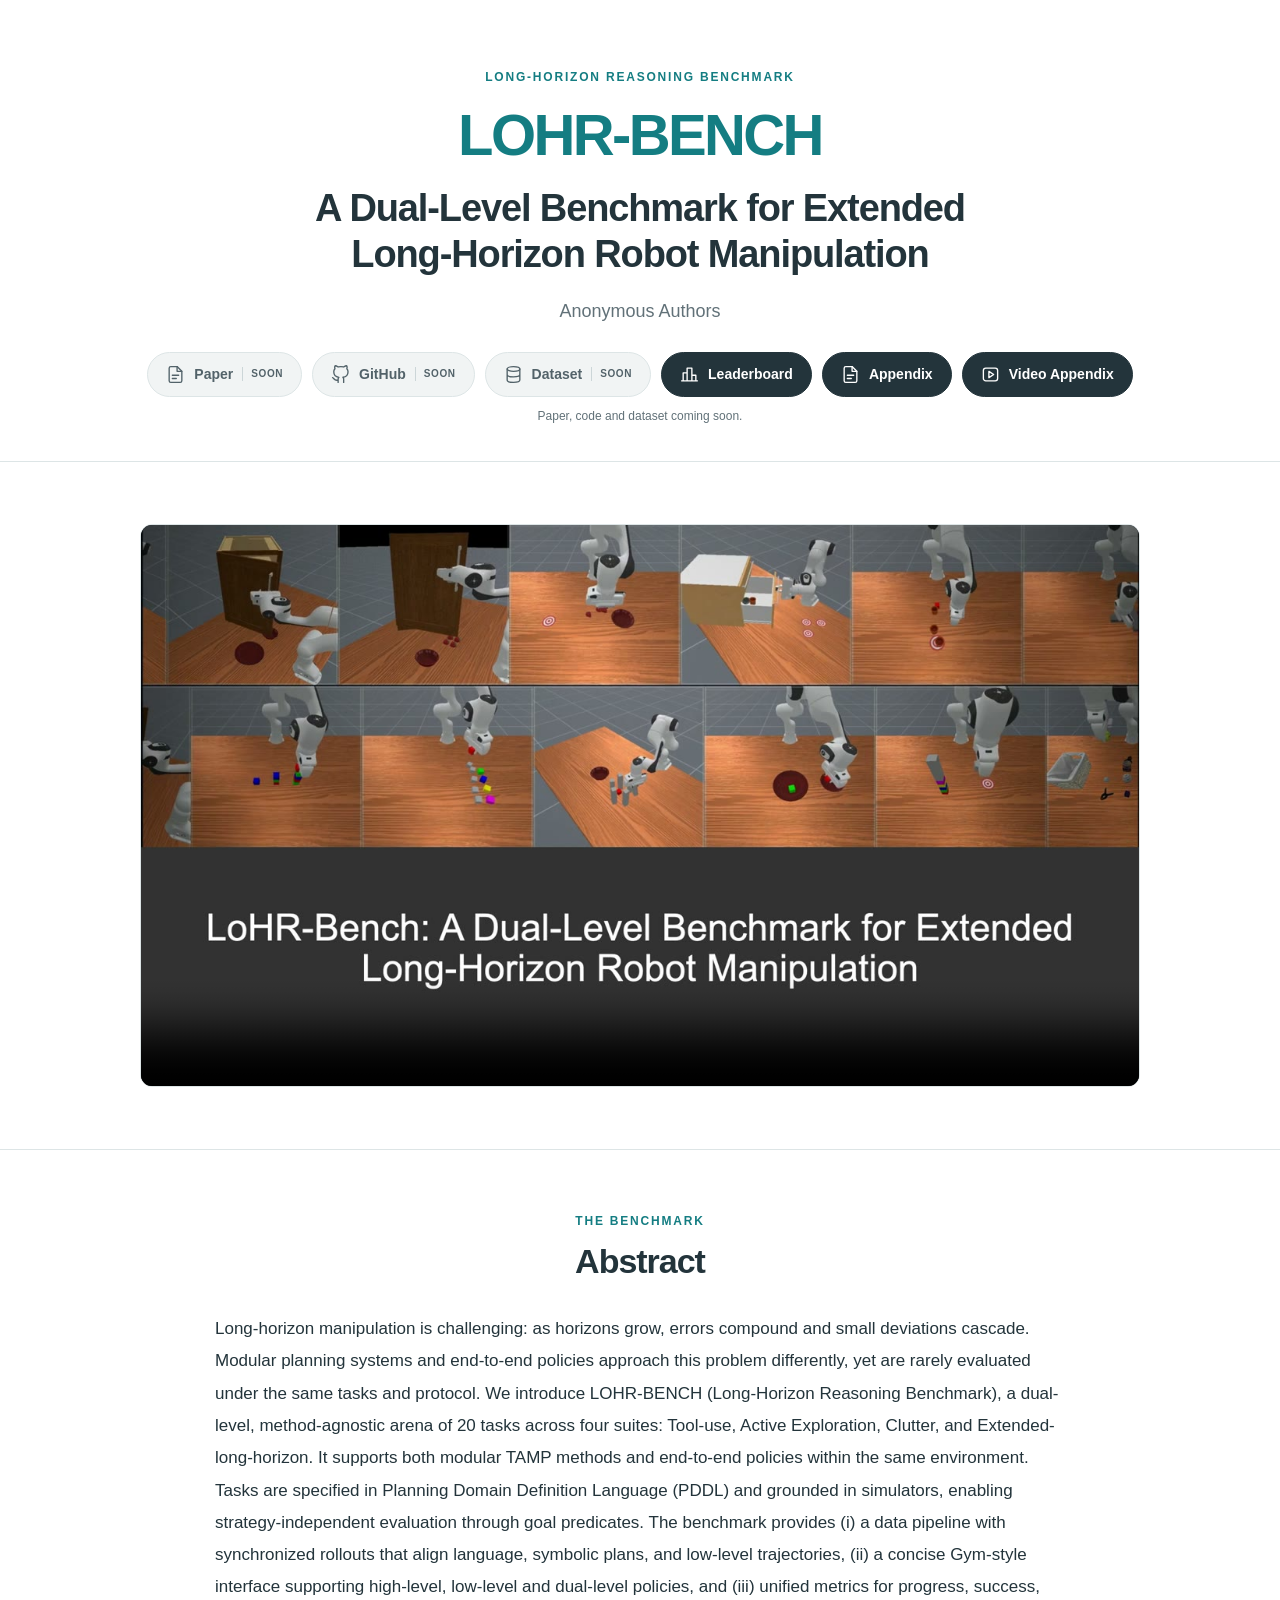
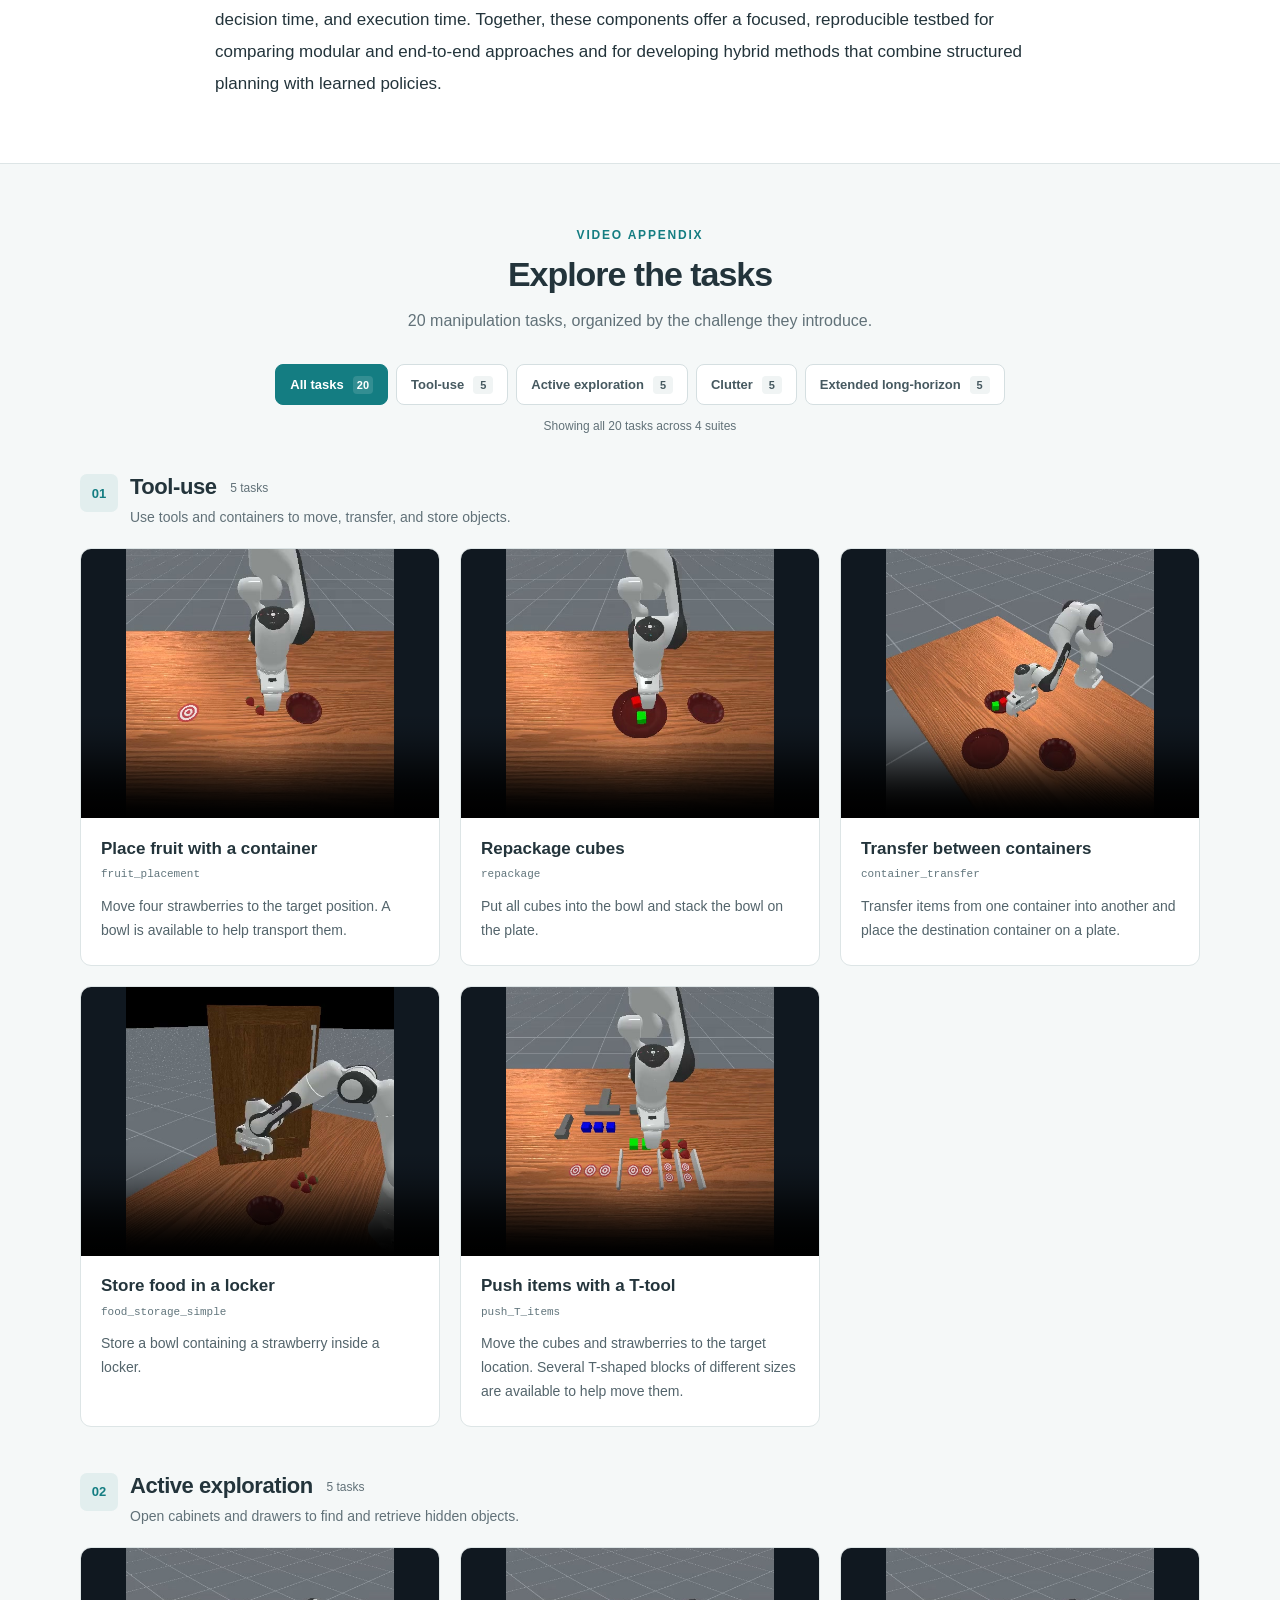
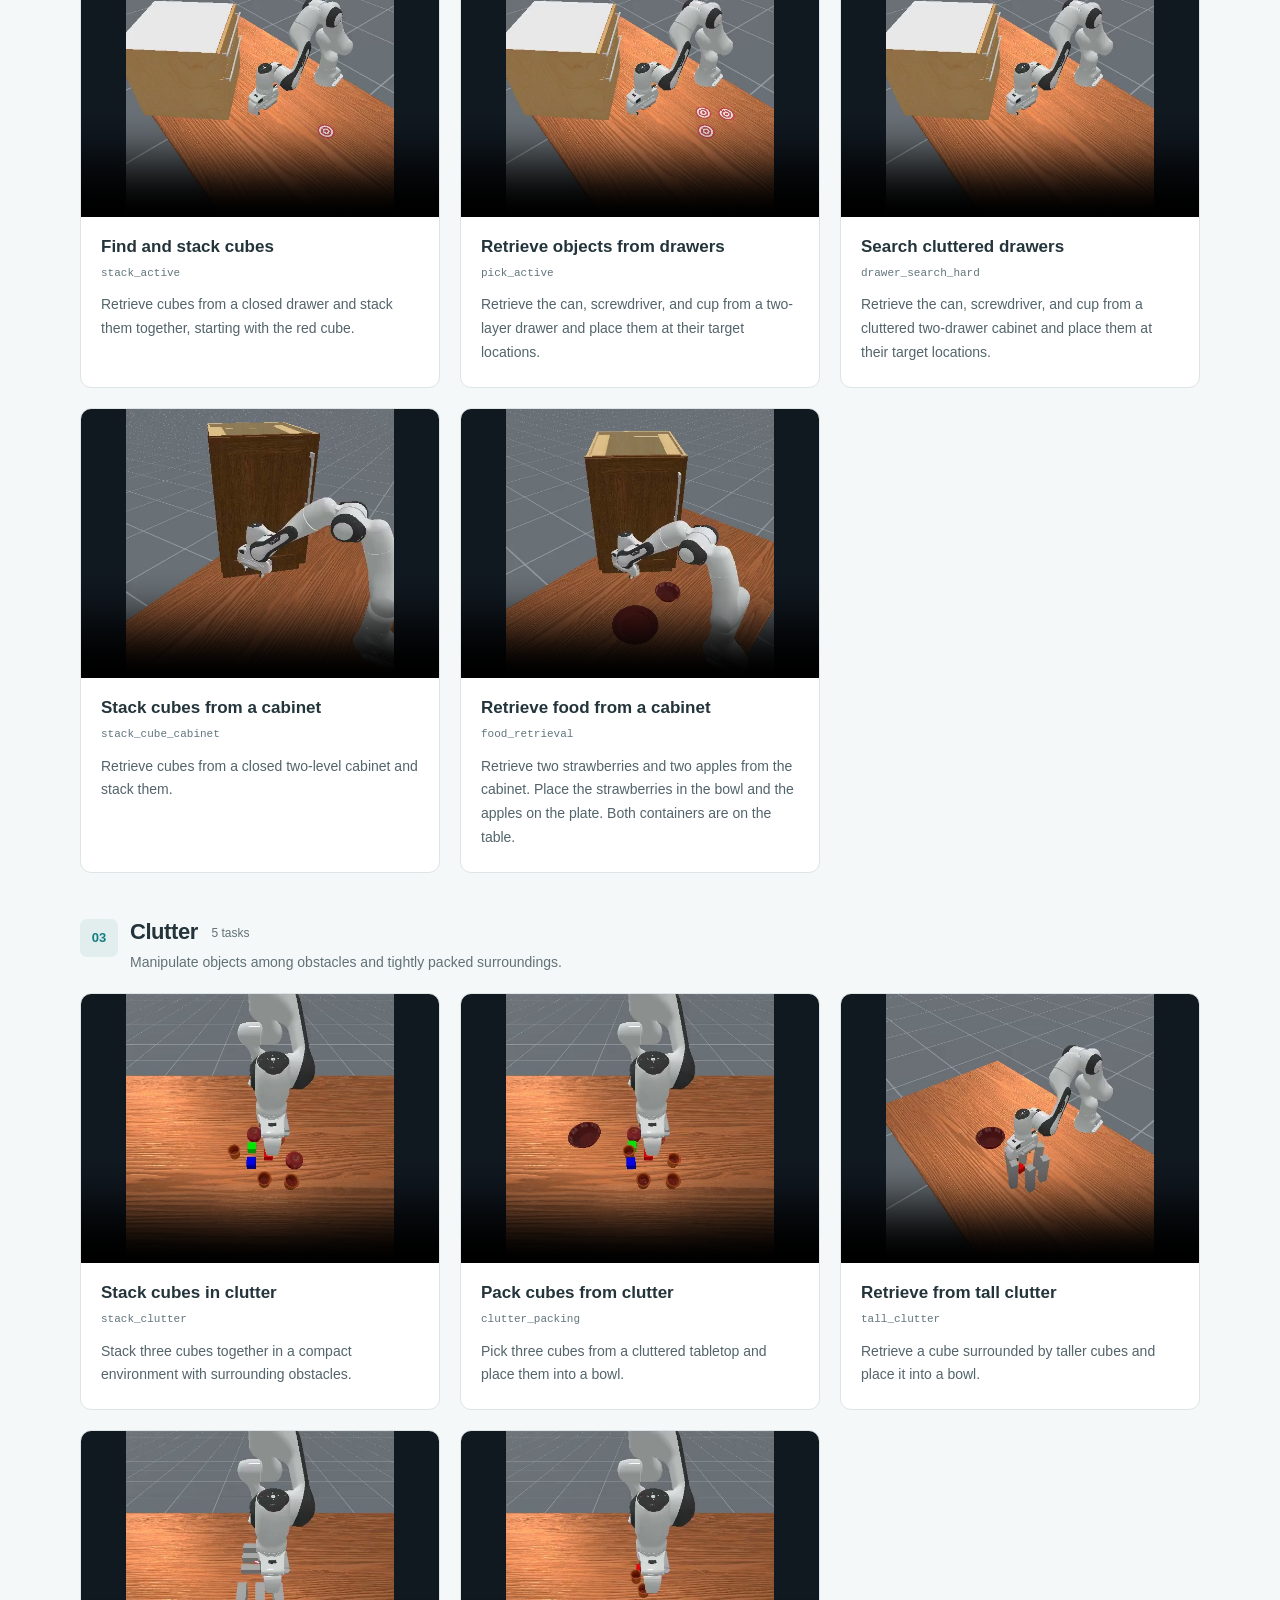
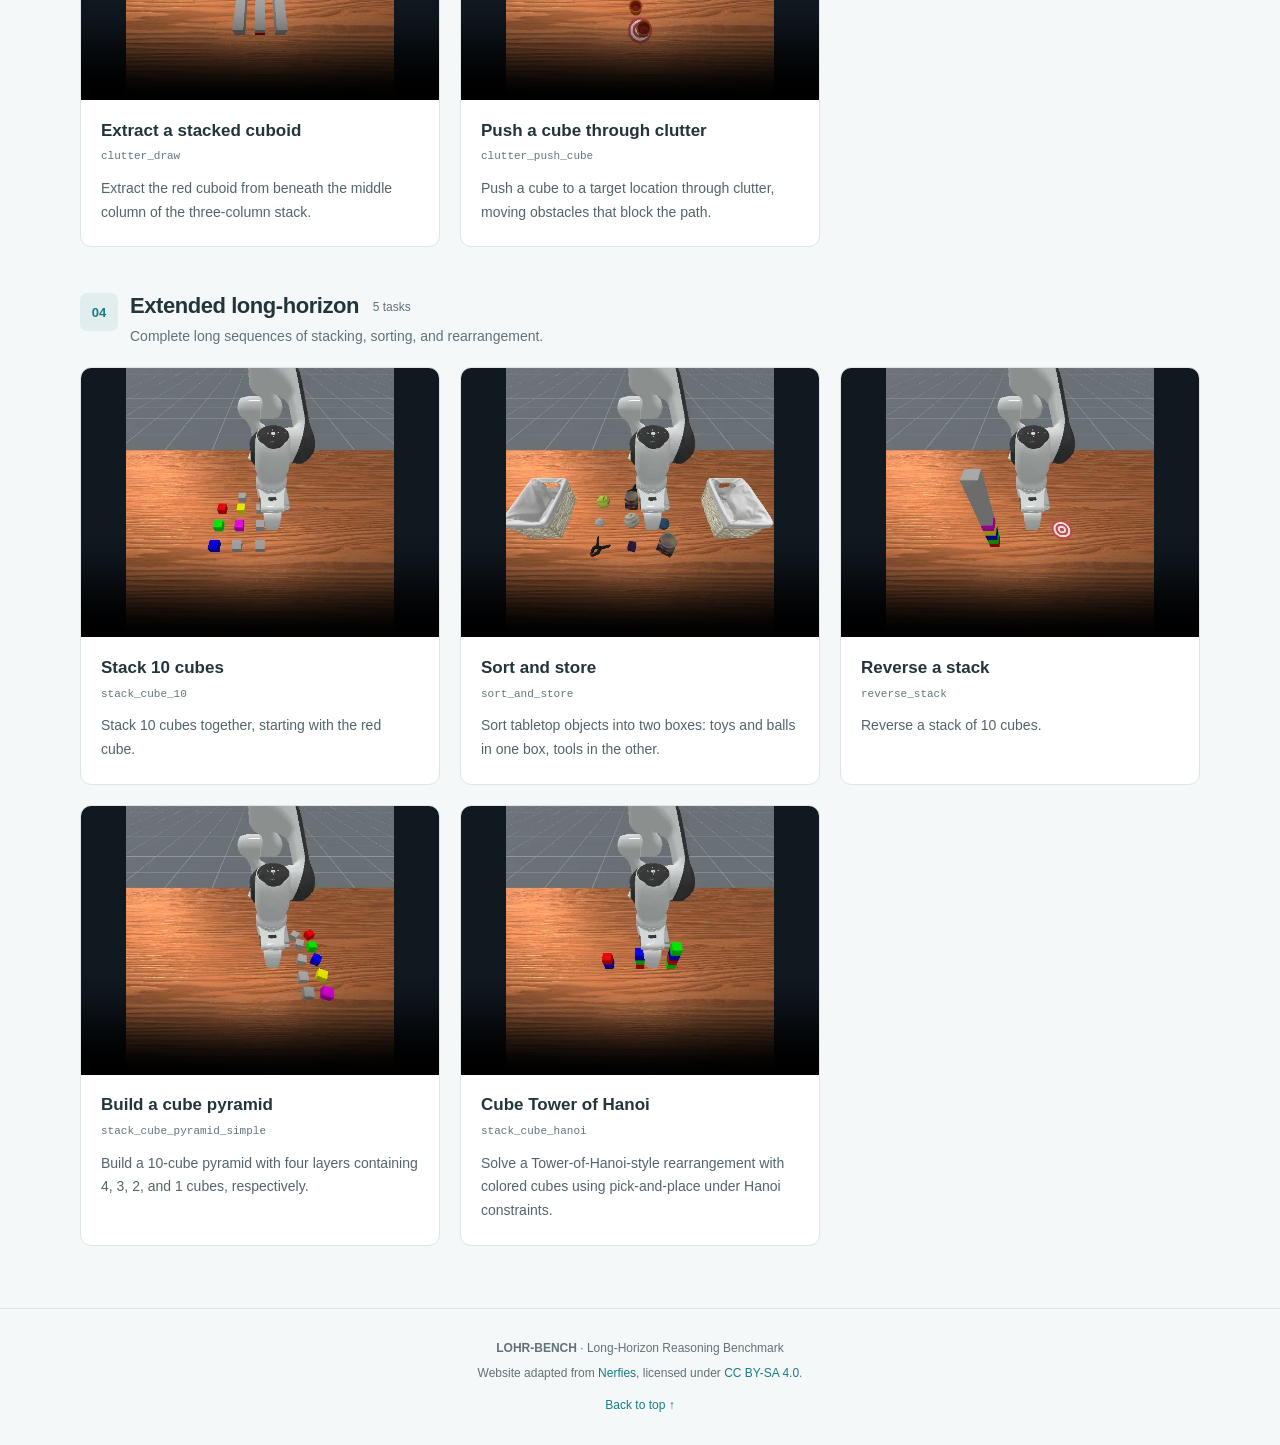
<file: index.html>
<!DOCTYPE html>
<html lang="en">
<head>
  <meta charset="utf-8">
  <meta name="description" content="LOHR-BENCH: a dual-level, method-agnostic benchmark of 20 long-horizon robot manipulation tasks across four suites.">
  <meta name="keywords" content="LOHR-BENCH, robot manipulation, long-horizon reasoning, TAMP, robot learning, benchmark">
  <meta name="viewport" content="width=device-width, initial-scale=1">
  <meta name="theme-color" content="#147d82">
  <title>LOHR-BENCH: A Dual-Level Benchmark for Extended Long-Horizon Robot Manipulation</title>
  <link rel="stylesheet" href="./static/css/index.css">
  <script defer src="./static/js/index.js"></script>
</head>
<body>
<a class="skip-link" href="#main">Skip to content</a>
<header class="publication-header" id="top">
  <div class="container">
    <p class="eyebrow">Long-Horizon Reasoning Benchmark</p>
    <h1><span class="benchmark-name">LOHR-BENCH</span><span class="publication-title">A Dual-Level Benchmark for Extended<br class="desktop-break"> Long-Horizon Robot Manipulation</span></h1>
    <p class="publication-authors">Anonymous Authors</p>
    <!-- <h2>Under Maintenance</h2> -->
    <nav class="publication-links" aria-label="Publication resources">
      <button class="resource-button" type="button" disabled aria-describedby="resource-status"><svg width="19" height="19" viewBox="0 0 24 24" fill="none" stroke="currentColor" stroke-width="1.7" stroke-linecap="round" stroke-linejoin="round" aria-hidden="true"><path d="M14 2H6a2 2 0 0 0-2 2v16a2 2 0 0 0 2 2h12a2 2 0 0 0 2-2V8Z"/><path d="M14 2v6h6M8 13h8M8 17h5"/></svg><span>Paper</span><span class="coming-soon">Soon</span></button>
      <button class="resource-button" type="button" disabled aria-describedby="resource-status"><svg width="19" height="19" viewBox="0 0 24 24" fill="none" stroke="currentColor" stroke-width="1.7" stroke-linecap="round" stroke-linejoin="round" aria-hidden="true"><path d="M9 19c-5 1.5-5-2.5-7-3m14 6v-3.87a3.37 3.37 0 0 0-.94-2.61c3.14-.35 6.44-1.54 6.44-7A5.44 5.44 0 0 0 20 4.77 5.07 5.07 0 0 0 19.91 1S18.73.65 16 2.48a13.38 13.38 0 0 0-7 0C6.27.65 5.09 1 5.09 1A5.07 5.07 0 0 0 5 4.77a5.44 5.44 0 0 0-1.5 3.78c0 5.42 3.3 6.61 6.44 7A3.37 3.37 0 0 0 9 18.13V22"/></svg><span>GitHub</span><span class="coming-soon">Soon</span></button>
      <button class="resource-button" type="button" disabled aria-describedby="resource-status"><svg width="19" height="19" viewBox="0 0 24 24" fill="none" stroke="currentColor" stroke-width="1.7" stroke-linecap="round" stroke-linejoin="round" aria-hidden="true"><ellipse cx="12" cy="5" rx="8" ry="3"/><path d="M4 5v14c0 4 16 4 16 0V5M4 12c0 4 16 4 16 0"/></svg><span>Dataset</span><span class="coming-soon">Soon</span></button>
      <a class="resource-button" href="./leaderboard.html"><svg width="19" height="19" viewBox="0 0 24 24" fill="none" stroke="currentColor" stroke-width="1.7" stroke-linecap="round" stroke-linejoin="round" aria-hidden="true"><path d="M4 20V10h5v10M9 20V4h6v16M15 20v-7h5v7M2 20h20"/></svg><span>Leaderboard</span></a>
      <a class="resource-button" href="./static/pdf/LoHR_Supplementary.pdf" target="_blank" rel="noopener" aria-label="Appendix PDF (opens in a new tab)"><svg width="19" height="19" viewBox="0 0 24 24" fill="none" stroke="currentColor" stroke-width="1.7" stroke-linecap="round" stroke-linejoin="round" aria-hidden="true"><path d="M14 2H6a2 2 0 0 0-2 2v16a2 2 0 0 0 2 2h12a2 2 0 0 0 2-2V8Z"/><path d="M14 2v6h6M8 13h8M8 17h5"/></svg><span>Appendix</span></a>
      <a class="resource-button" href="#video-appendix"><svg width="19" height="19" viewBox="0 0 24 24" fill="none" stroke="currentColor" stroke-width="1.7" stroke-linecap="round" stroke-linejoin="round" aria-hidden="true"><rect x="3" y="4" width="18" height="16" rx="3"/><path d="m10 8 6 4-6 4Z"/></svg><span>Video Appendix</span></a>
    </nav>
    <p class="resource-status" id="resource-status">Paper, code and dataset coming soon.</p>
  </div>
</header>
<main id="main">
  

  <section class="section demo-section" id="demo" aria-labelledby="demo-heading">
    <div class="container">
      <figure class="demo-video">
        <video controls playsinline preload="metadata" poster="./static/images/demo-poster.jpg" aria-label="LOHR-BENCH demo video">
          <source src="./static/videos/demo.mp4" type="video/mp4">
          Your browser does not support embedded video. <a href="./static/videos/demo.mp4">Download the demo video</a>.
        </video>
      </figure>
    </div>
  </section>

  <section class="section abstract-section" id="abstract" aria-labelledby="abstract-heading">
    <div class="container">
      <div class="section-heading"><p class="eyebrow">The benchmark</p><h2 id="abstract-heading">Abstract</h2></div>
      <p class="abstract-text">Long-horizon manipulation is challenging: as horizons grow, errors compound and small deviations cascade. Modular planning systems and end-to-end policies approach this problem differently, yet are rarely evaluated under the same tasks and protocol. We introduce LOHR-BENCH (Long-Horizon Reasoning Benchmark), a dual-level, method-agnostic arena of 20 tasks across four suites: Tool-use, Active Exploration, Clutter, and Extended-long-horizon. It supports both modular TAMP methods and end-to-end policies within the same environment. Tasks are specified in Planning Domain Definition Language (PDDL) and grounded in simulators, enabling strategy-independent evaluation through goal predicates. The benchmark provides (i) a data pipeline with synchronized rollouts that align language, symbolic plans, and low-level trajectories, (ii) a concise Gym-style interface supporting high-level, low-level and dual-level policies, and (iii) unified metrics for progress, success, decision time, and execution time. Together, these components offer a focused, reproducible testbed for comparing modular and end-to-end approaches and for developing hybrid methods that combine structured planning with learned policies.</p>
      <!-- <figure class="benchmark-overview"><img src="./static/images/teaser.png" width="2304" height="1176" loading="lazy" alt="LOHR-BENCH overview: PDDL task design across four suites, synchronized language and trajectory datasets, high-level and low-level policy interfaces, and unified evaluation metrics."><figcaption>A shared environment for modular planning, end-to-end policies, and hybrid methods.</figcaption></figure> -->
    </div>
  </section>

  <section class="section task-section" id="video-appendix" aria-labelledby="tasks-heading">
    <div class="container">
      <div class="section-heading"><p class="eyebrow">Video appendix</p><h2 id="tasks-heading">Explore the tasks</h2><p>20 manipulation tasks, organized by the challenge they introduce.</p></div>
      <div class="task-toolbar" hidden>
        <div class="suite-filters" role="group" aria-label="Filter tasks by suite"><button class="suite-filter is-active" type="button" data-filter="all" aria-pressed="true" aria-controls="task-suites">All tasks <span>20</span></button>
          <button class="suite-filter" type="button" data-filter="tool-use" aria-pressed="false" aria-controls="task-suites">Tool-use <span>5</span></button>
          <button class="suite-filter" type="button" data-filter="active-exploration" aria-pressed="false" aria-controls="task-suites">Active exploration <span>5</span></button>
          <button class="suite-filter" type="button" data-filter="clutter" aria-pressed="false" aria-controls="task-suites">Clutter <span>5</span></button>
          <button class="suite-filter" type="button" data-filter="extended-long-horizon" aria-pressed="false" aria-controls="task-suites">Extended long-horizon <span>5</span></button>
        </div>
        <p class="filter-status" role="status" aria-live="polite">Showing all 20 tasks across 4 suites</p>
      </div>
      <div id="task-suites"><section class="task-suite" data-suite="tool-use" aria-labelledby="suite-tool-use">
        <div class="suite-heading">
          <div class="suite-number">01</div>
          <div><h3 id="suite-tool-use">Tool-use <span class="task-count">5 tasks</span></h3><p>Use tools and containers to move, transfer, and store objects.</p></div>
        </div>
        <div class="task-grid"><article class="task-card" id="task-fruit_placement">
            <video controls muted loop playsinline preload="none" aria-label="Place fruit with a container demonstration" poster="./static/images/task-previews/fruit_placement.jpg">
              <source src="./static/videos/fruit_placement.mp4" type="video/mp4">
              Your browser does not support embedded video. <a href="./static/videos/fruit_placement.mp4">Download this demonstration</a>.
            </video>
            <div class="task-card-body">
              <h4>Place fruit with a container</h4>
              <code class="task-id">fruit_placement</code>
              <p>Move four strawberries to the target position. A bowl is available to help transport them.</p>
            </div>
          </article><article class="task-card" id="task-repackage">
            <video controls muted loop playsinline preload="none" aria-label="Repackage cubes demonstration" poster="./static/images/task-previews/repackage.jpg">
              <source src="./static/videos/repackage.mp4" type="video/mp4">
              Your browser does not support embedded video. <a href="./static/videos/repackage.mp4">Download this demonstration</a>.
            </video>
            <div class="task-card-body">
              <h4>Repackage cubes</h4>
              <code class="task-id">repackage</code>
              <p>Put all cubes into the bowl and stack the bowl on the plate.</p>
            </div>
          </article><article class="task-card" id="task-container_transfer">
            <video controls muted loop playsinline preload="none" aria-label="Transfer between containers demonstration" poster="./static/images/task-previews/container_transfer.jpg">
              <source src="./static/videos/container_transfer.mp4" type="video/mp4">
              Your browser does not support embedded video. <a href="./static/videos/container_transfer.mp4">Download this demonstration</a>.
            </video>
            <div class="task-card-body">
              <h4>Transfer between containers</h4>
              <code class="task-id">container_transfer</code>
              <p>Transfer items from one container into another and place the destination container on a plate.</p>
            </div>
          </article><article class="task-card" id="task-food_storage_simple">
            <video controls muted loop playsinline preload="none" aria-label="Store food in a locker demonstration" poster="./static/images/task-previews/food_storage_simple.jpg">
              <source src="./static/videos/food_storage_simple.mp4" type="video/mp4">
              Your browser does not support embedded video. <a href="./static/videos/food_storage_simple.mp4">Download this demonstration</a>.
            </video>
            <div class="task-card-body">
              <h4>Store food in a locker</h4>
              <code class="task-id">food_storage_simple</code>
              <p>Store a bowl containing a strawberry inside a locker.</p>
            </div>
          </article><article class="task-card" id="task-push_T_items">
            <video controls muted loop playsinline preload="none" aria-label="Push items with T-tools in different size demonstration" poster="./static/images/task-previews/push_T_items.jpg">
              <source src="./static/videos/push_T_items.mp4" type="video/mp4">
              Your browser does not support embedded video. <a href="./static/videos/push_T_items.mp4">Download this demonstration</a>.
            </video>
            <div class="task-card-body">
              <h4>Push items with a T-tool</h4>
              <code class="task-id">push_T_items</code>
              <p>Move the cubes and strawberries to the target location. Several T-shaped blocks of different sizes are available to help move them.</p>
            </div>
          </article></div>
      </section><section class="task-suite" data-suite="active-exploration" aria-labelledby="suite-active-exploration">
        <div class="suite-heading">
          <div class="suite-number">02</div>
          <div><h3 id="suite-active-exploration">Active exploration <span class="task-count">5 tasks</span></h3><p>Open cabinets and drawers to find and retrieve hidden objects.</p></div>
        </div>
        <div class="task-grid"><article class="task-card" id="task-stack_cube_active_exploration">
            <video controls muted loop playsinline preload="none" aria-label="Find and stack cubes demonstration" poster="./static/images/task-previews/stack_active.jpg">
              <source src="./static/videos/stack_active.mp4" type="video/mp4">
              Your browser does not support embedded video. <a href="./static/videos/stack_active.mp4">Download this demonstration</a>.
            </video>
            <div class="task-card-body">
              <h4>Find and stack cubes</h4>
              <code class="task-id">stack_active</code>
              <p>Retrieve cubes from a closed drawer and stack them together, starting with the red cube.</p>
            </div>
          </article><article class="task-card" id="task-pick_cube_active_exploration">
            <video controls muted loop playsinline preload="none" aria-label="Retrieve objects from drawers demonstration" poster="./static/images/task-previews/pick_activate_exploration.jpg">
              <source src="./static/videos/pick_activate_exploration.mp4" type="video/mp4">
              Your browser does not support embedded video. <a href="./static/videos/pick_activate_exploration.mp4">Download this demonstration</a>.
            </video>
            <div class="task-card-body">
              <h4>Retrieve objects from drawers</h4>
              <code class="task-id">pick_active</code>
              <p>Retrieve the can, screwdriver, and cup from a two-layer drawer and place them at their target locations.</p>
            </div>
          </article><article class="task-card" id="task-drawer_search_hard">
            <video controls muted loop playsinline preload="none" aria-label="Search cluttered drawers demonstration" poster="./static/images/task-previews/drawer_search_hard.jpg">
              <source src="./static/videos/drawer_search_hard.mp4" type="video/mp4">
              Your browser does not support embedded video. <a href="./static/videos/drawer_search_hard.mp4">Download this demonstration</a>.
            </video>
            <div class="task-card-body">
              <h4>Search cluttered drawers</h4>
              <code class="task-id">drawer_search_hard</code>
              <p>Retrieve the can, screwdriver, and cup from a cluttered two-drawer cabinet and place them at their target locations.</p>
            </div>
          </article>
          <article class="task-card" id="task-stack_cube_cabinet">
            <video controls muted loop playsinline preload="none" aria-label="Stack cubes from a cabinet demonstration" poster="./static/images/task-previews/stack_cube_cabinet.jpg">
              <source src="./static/videos/stack_cube_cabinet.mp4" type="video/mp4">
              Your browser does not support embedded video. <a href="./static/videos/stack_cube_cabinet.mp4">Download this demonstration</a>.
            </video>
            <div class="task-card-body">
              <h4>Stack cubes from a cabinet</h4>
              <code class="task-id">stack_cube_cabinet</code>
              <p>Retrieve cubes from a closed two-level cabinet and stack them.</p>
            </div>
          </article>
          <article class="task-card" id="task-food_retrival">
            <video controls muted loop playsinline preload="none" aria-label="Retrieve food items and place them in different containers" poster="./static/images/task-previews/food_retrieval.jpg">
              <source src="./static/videos/food_retrieval.mp4" type="video/mp4">
              Your browser does not support embedded video. <a href="./static/videos/food_retrieval.mp4">Download this demonstration</a>.
            </video>
            <div class="task-card-body">
              <h4>Retrieve food from a cabinet</h4>
              <code class="task-id">food_retrieval</code>
              <p>Retrieve two strawberries and two apples from the cabinet. Place the strawberries in the bowl and the apples on the plate. Both containers are on the table.</p>
            </div>
          </article>
        </div>
      </section><section class="task-suite" data-suite="clutter" aria-labelledby="suite-clutter">
        <div class="suite-heading">
          <div class="suite-number">03</div>
          <div><h3 id="suite-clutter">Clutter <span class="task-count">5 tasks</span></h3><p>Manipulate objects among obstacles and tightly packed surroundings.</p></div>
        </div>
        <div class="task-grid"><article class="task-card" id="task-stack_cube_clutter">
            <video controls muted loop playsinline preload="none" aria-label="Stack cubes in clutter demonstration" poster="./static/images/task-previews/stack_clutter.jpg">
              <source src="./static/videos/stack_clutter.mp4" type="video/mp4">
              Your browser does not support embedded video. <a href="./static/videos/stack_clutter.mp4">Download this demonstration</a>.
            </video>
            <div class="task-card-body">
              <h4>Stack cubes in clutter</h4>
              <code class="task-id">stack_clutter</code>
              <p>Stack three cubes together in a compact environment with surrounding obstacles.</p>
            </div>
          </article><article class="task-card" id="task-cluttered_packing">
            <video controls muted loop playsinline preload="none" aria-label="Pack cubes from clutter demonstration" poster="./static/images/task-previews/clutter_packing.jpg">
              <source src="./static/videos/clutter_packing.mp4" type="video/mp4">
              Your browser does not support embedded video. <a href="./static/videos/clutter_packing.mp4">Download this demonstration</a>.
            </video>
            <div class="task-card-body">
              <h4>Pack cubes from clutter</h4>
              <code class="task-id">clutter_packing</code>
              <p>Pick three cubes from a cluttered tabletop and place them into a bowl.</p>
            </div>
          </article><article class="task-card" id="task-tall_clutter">
            <video controls muted loop playsinline preload="none" aria-label="Retrieve from tall clutter demonstration" poster="./static/images/task-previews/tall_clutter.jpg">
              <source src="./static/videos/tall_clutter.mp4" type="video/mp4">
              Your browser does not support embedded video. <a href="./static/videos/tall_clutter.mp4">Download this demonstration</a>.
            </video>
            <div class="task-card-body">
              <h4>Retrieve from tall clutter</h4>
              <code class="task-id">tall_clutter</code>
              <p>Retrieve a cube surrounded by taller cubes and place it into a bowl.</p>
            </div>
          </article><article class="task-card" id="task-clutter_draw">
            <video controls muted loop playsinline preload="none" aria-label="Extract a stacked cuboid demonstration" poster="./static/images/task-previews/clutter_draw.jpg">
              <source src="./static/videos/clutter_draw.mp4" type="video/mp4">
              Your browser does not support embedded video. <a href="./static/videos/clutter_draw.mp4">Download this demonstration</a>.
            </video>
            <div class="task-card-body">
              <h4>Extract a stacked cuboid</h4>
              <code class="task-id">clutter_draw</code>
              <p>Extract the red cuboid from beneath the middle column of the three-column stack.</p>
            </div>
          </article><article class="task-card" id="task-clutter_push_cube">
            <video controls muted loop playsinline preload="none" aria-label="Push a cube through clutter demonstration" poster="./static/images/task-previews/push_cube_clutter.jpg">
              <source src="./static/videos/push_cube_clutter.mp4" type="video/mp4">
              Your browser does not support embedded video. <a href="./static/videos/push_cube_clutter.mp4">Download this demonstration</a>.
            </video>
            <div class="task-card-body">
              <h4>Push a cube through clutter</h4>
              <code class="task-id">clutter_push_cube</code>
              <p>Push a cube to a target location through clutter, moving obstacles that block the path.</p>
            </div>
          </article></div>
      </section><section class="task-suite" data-suite="extended-long-horizon" aria-labelledby="suite-extended-long-horizon">
        <div class="suite-heading">
          <div class="suite-number">04</div>
          <div><h3 id="suite-extended-long-horizon">Extended long-horizon <span class="task-count">5 tasks</span></h3><p>Complete long sequences of stacking, sorting, and rearrangement.</p></div>
        </div>
        <div class="task-grid"><article class="task-card" id="task-stack_cube_10">
            <video controls muted loop playsinline preload="none" aria-label="Stack 10 cubes demonstration" poster="./static/images/task-previews/stack_10_cube.jpg">
              <source src="./static/videos/stack_10_cube.mp4" type="video/mp4">
              Your browser does not support embedded video. <a href="./static/videos/stack_10_cube.mp4">Download this demonstration</a>.
            </video>
            <div class="task-card-body">
              <h4>Stack 10 cubes</h4>
              <code class="task-id">stack_cube_10</code>
              <p>Stack 10 cubes together, starting with the red cube.</p>
            </div>
          
          </article><article class="task-card" id="task-sort_and_store">
            <video controls muted loop playsinline preload="none" aria-label="Sort and store demonstration" poster="./static/images/task-previews/sort_and_store.jpg">
              <source src="./static/videos/sort_and_store.mp4" type="video/mp4">
              Your browser does not support embedded video. <a href="./static/videos/sort_and_store.mp4">Download this demonstration</a>.
            </video>
            <div class="task-card-body">
              <h4>Sort and store</h4>
              <code class="task-id">sort_and_store</code>
              <p>Sort tabletop objects into two boxes: toys and balls in one box, tools in the other.</p>
            </div>
          </article><article class="task-card" id="task-reverse_stack">
            <video controls muted loop playsinline preload="none" aria-label="Reverse a stack demonstration" poster="./static/images/task-previews/reverse_stack.jpg">
              <source src="./static/videos/reverse_stack.mp4" type="video/mp4">
              Your browser does not support embedded video. <a href="./static/videos/reverse_stack.mp4">Download this demonstration</a>.
            </video>
            <div class="task-card-body">
              <h4>Reverse a stack</h4>
              <code class="task-id">reverse_stack</code>
              <p>Reverse a stack of 10 cubes.</p>
            </div>
          </article><article class="task-card" id="task-stack_cube_pyramid_simple">
            <video controls muted loop playsinline preload="none" aria-label="Build a cube pyramid demonstration" poster="./static/images/task-previews/stack_cube_pyrimid_simple.jpg">
              <source src="./static/videos/stack_cube_pyrimid_simple.mp4" type="video/mp4">
              Your browser does not support embedded video. <a href="./static/videos/stack_cube_pyrimid_simple.mp4">Download this demonstration</a>.
            </video>
            <div class="task-card-body">
              <h4>Build a cube pyramid</h4>
              <code class="task-id">stack_cube_pyramid_simple</code>
              <p>Build a 10-cube pyramid with four layers containing 4, 3, 2, and 1 cubes, respectively.</p>
            </div>
          </article><article class="task-card" id="task-stack_cube_hanoi">
            <video controls muted loop playsinline preload="none" aria-label="Cube Tower of Hanoi demonstration" poster="./static/images/task-previews/stack_cube_hanoi.jpg">
              <source src="./static/videos/stack_cube_hanoi.mp4" type="video/mp4">
              Your browser does not support embedded video. <a href="./static/videos/stack_cube_hanoi.mp4">Download this demonstration</a>.
            </video>
            <div class="task-card-body">
              <h4>Cube Tower of Hanoi</h4>
              <code class="task-id">stack_cube_hanoi</code>
              <p>Solve a Tower-of-Hanoi-style rearrangement with colored cubes using pick-and-place under Hanoi constraints.</p>
            </div>
          </article></div>
      </section></div>
    </div>
  </section>

</main>
<footer class="footer">
  <div class="container footer-content"><p><strong>LOHR-BENCH</strong> · Long-Horizon Reasoning Benchmark</p><p>Website adapted from <a href="https://nerfies.github.io/">Nerfies</a>, licensed under <a rel="license" href="https://creativecommons.org/licenses/by-sa/4.0/">CC BY-SA 4.0</a>.</p><a href="#top">Back to top ↑</a></div>
</footer>
</body>
</html>
</file>
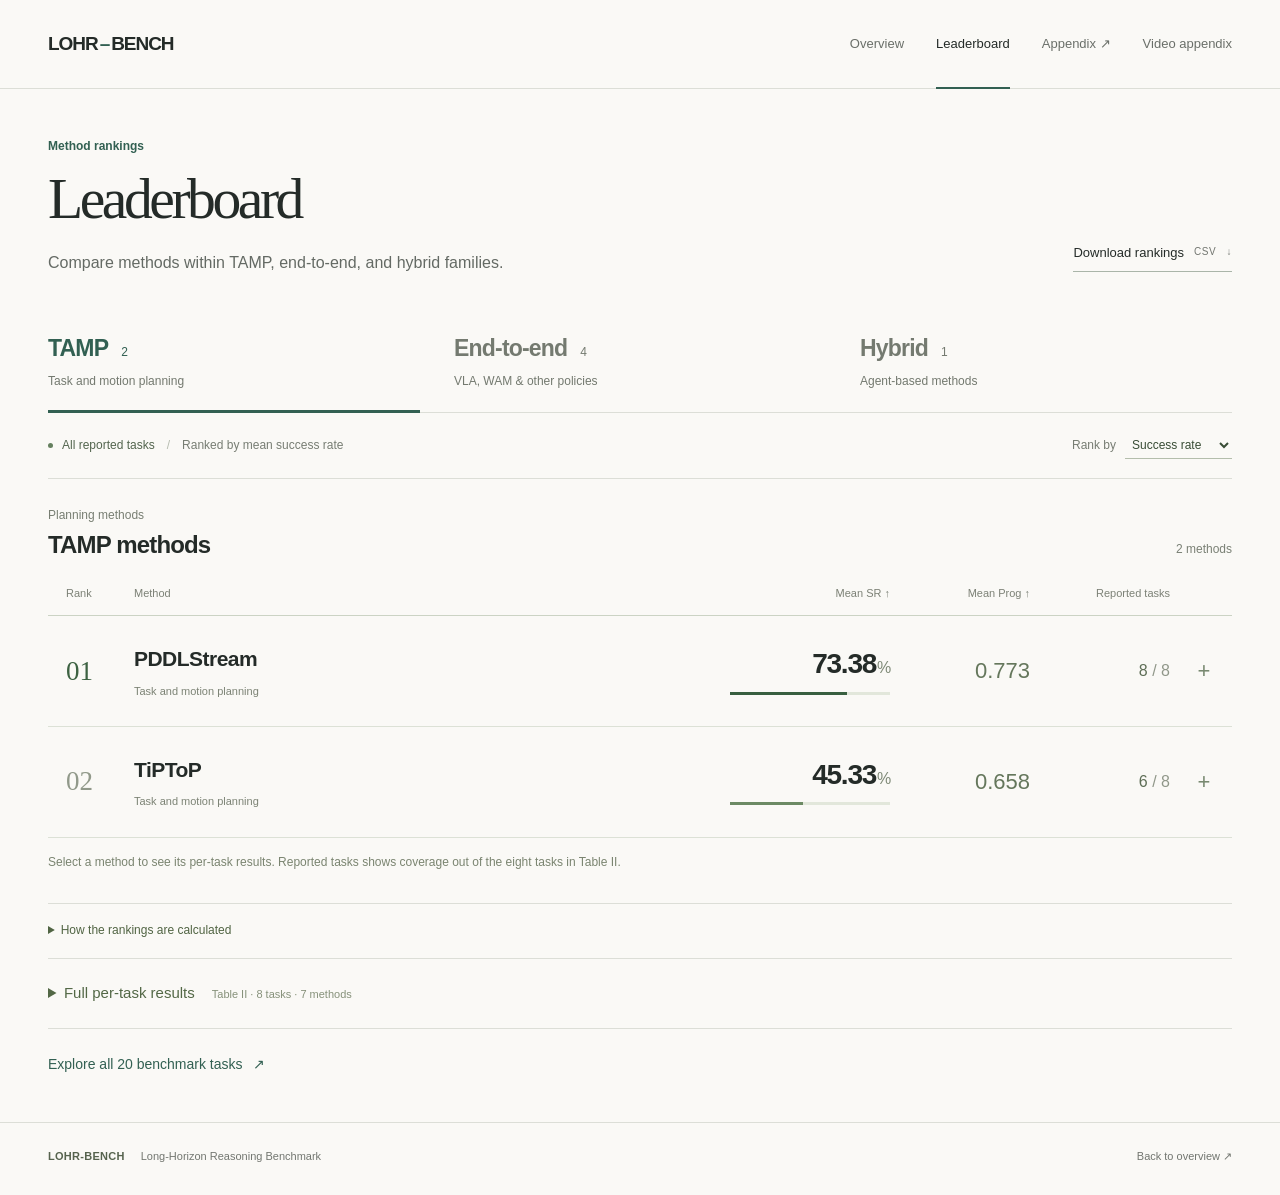
<file: leaderboard.html>
<!DOCTYPE html>
<html lang="en">
<head>
  <meta charset="utf-8">
  <meta name="viewport" content="width=device-width, initial-scale=1">
  <meta name="description" content="LOHR-BENCH method rankings for TAMP, end-to-end policies including VLA and WAM, and hybrid agent-based methods.">
  <meta name="theme-color" content="#faf9f6">
  <title>Leaderboard · LOHR-BENCH</title>
  <link rel="stylesheet" href="./static/css/index.css">
  <link rel="stylesheet" href="./static/css/leaderboard.css">
  <script defer src="./static/js/leaderboard.js"></script>
</head>
<body class="results-page">
  <a class="skip-link" href="#results">Skip to results</a>
  <header class="results-navigation">
    <div class="results-container navigation-inner">
      <a class="wordmark" href="./index.html" aria-label="LOHR-BENCH home">LOHR<span>–</span>BENCH</a>
      <nav aria-label="Main navigation">
        <a href="./index.html">Overview</a>
        <a href="./leaderboard.html" aria-current="page">Leaderboard</a>
        <a href="./static/pdf/LoHR_Supplementary.pdf" target="_blank" rel="noopener" aria-label="Appendix PDF (opens in a new tab)">Appendix ↗</a>
        <a href="./index.html#video-appendix">Video appendix</a>
      </nav>
    </div>
  </header>

  <main id="results" class="results-container">
    <div class="results-heading">
      <div><p class="section-index">Method rankings</p><h1>Leaderboard</h1><p class="results-intro">Compare methods within TAMP, end-to-end, and hybrid families.</p></div>
      <a class="download-link" href="./static/data/method-rankings.csv" download="lohr-bench-method-rankings.csv">Download rankings <span>CSV</span><span aria-hidden="true">↓</span></a>
    </div>

    <div class="family-tabs" role="tablist" aria-label="Method family" hidden><button type="button" role="tab" id="tab-tamp" aria-controls="panel-tamp" aria-selected="true" tabindex="0" data-family-tab="tamp"><span class="family-tab-title">TAMP<span class="family-tab-count">2</span></span><span class="family-tab-description">Task and motion planning</span></button>
<button type="button" role="tab" id="tab-e2e" aria-controls="panel-e2e" aria-selected="false" tabindex="-1" data-family-tab="e2e"><span class="family-tab-title">End-to-end<span class="family-tab-count">4</span></span><span class="family-tab-description">VLA, WAM & other policies</span></button>
<button type="button" role="tab" id="tab-hybrid" aria-controls="panel-hybrid" aria-selected="false" tabindex="-1" data-family-tab="hybrid"><span class="family-tab-title">Hybrid<span class="family-tab-count">1</span></span><span class="family-tab-description">Agent-based methods</span></button></div>
    <div class="ranking-settings">
      <p><span class="protocol-dot" aria-hidden="true"></span><strong>All reported tasks</strong><span class="settings-divider">/</span><span class="ranking-order-label">Ranked by mean success rate</span></p>
      <label class="ranking-sort" hidden>Rank by <select id="ranking-metric"><option value="sr">Success rate</option><option value="prog">Progress score</option></select></label>
    </div>
    <div class="ranking-status visually-hidden" role="status" aria-live="polite"></div>
    <div class="family-panels">      <section class="family-panel" id="panel-tamp" aria-labelledby="heading-tamp" data-family="tamp">
        <div class="family-panel-heading"><div><p>Planning methods</p><h2 id="heading-tamp">TAMP methods</h2></div><span class="method-count">2 methods</span></div>
        
        <div class="ranking-columns" aria-hidden="true"><span>Rank</span><span>Method</span><span>Mean SR ↑</span><span>Mean Prog ↑</span><span>Reported tasks</span><span></span></div>
        <ol class="method-rankings" aria-label="TAMP method rankings">
          <li class="method-entry" data-subtype="planning" data-sr="73.375" data-prog="0.773125" data-name="PDDLStream">
            <details class="method-detail" id="method-pddlstream">
              <summary class="method-summary">
                <span class="method-rank" aria-label="Rank 1">01</span>
                <span class="method-identity"><span class="method-name">PDDLStream</span><span class="method-type">Task and motion planning</span></span>
                <span class="method-sr"><span class="mobile-metric">Mean SR</span><strong>73.38<small>%</small></strong><span class="score-track" aria-hidden="true"><span style="width: 73.3750%"></span></span></span>
                <span class="method-prog"><span class="mobile-metric">Mean Prog</span><strong>0.773</strong></span>
                <span class="method-coverage"><span class="mobile-metric">Reported</span>8<span> / 8</span></span>
                <span class="expand-method" aria-hidden="true">+</span>
              </summary>
              <div class="method-breakdown">
                <div class="breakdown-heading"><h3>PDDLStream · Per-task results</h3></div>
                <p>The average includes all 8 reported tasks. Missing results are excluded.</p>
                <div class="breakdown-scroll" role="region" aria-label="PDDLStream task results" tabindex="0"><table class="method-task-table"><caption class="visually-hidden">All eight task results for PDDLStream</caption><thead><tr><th scope="col">Suite</th><th scope="col">Task</th><th scope="col">SR ↑</th><th scope="col">Prog ↑</th></tr></thead><tbody><tr><td>Extended-Long</td><th scope="row"><a href="./index.html#task-stack_cube_10">stack_cube_10</a></th><td>100%</td><td>1.000</td></tr><tr><td>Extended-Long</td><th scope="row"><a href="./index.html#task-reverse_stack">reverse_stack</a></th><td>96%</td><td>0.960</td></tr><tr><td>Active expl.</td><th scope="row"><a href="./index.html#task-stack_cube_active_exploration">stack_active</a></th><td>49%</td><td>0.615</td></tr><tr><td>Active expl.</td><th scope="row"><a href="./index.html#task-pick_cube_active_exploration">pick_active</a></th><td>80%</td><td>0.897</td></tr><tr><td>Tool use</td><th scope="row"><a href="./index.html#task-fruit_placement">fruit_placement</a></th><td>100%</td><td>1.000</td></tr><tr><td>Tool use</td><th scope="row"><a href="./index.html#task-repackage">repackage</a></th><td>78%</td><td>0.860</td></tr><tr><td>Cluttered</td><th scope="row"><a href="./index.html#task-stack_cube_clutter">stack_clutter</a></th><td>35%</td><td>0.350</td></tr><tr><td>Cluttered</td><th scope="row"><a href="./index.html#task-cluttered_packing">clutter_packing</a></th><td>49%</td><td>0.503</td></tr></tbody></table></div>
              </div>
            </details>
          </li>
          <li class="method-entry" data-subtype="planning" data-sr="45.33333333333333333333333333" data-prog="0.6578333333333333333333333333" data-name="TiPToP">
            <details class="method-detail" id="method-tiptop">
              <summary class="method-summary">
                <span class="method-rank" aria-label="Rank 2">02</span>
                <span class="method-identity"><span class="method-name">TiPToP</span><span class="method-type">Task and motion planning</span></span>
                <span class="method-sr"><span class="mobile-metric">Mean SR</span><strong>45.33<small>%</small></strong><span class="score-track" aria-hidden="true"><span style="width: 45.3333%"></span></span></span>
                <span class="method-prog"><span class="mobile-metric">Mean Prog</span><strong>0.658</strong></span>
                <span class="method-coverage"><span class="mobile-metric">Reported</span>6<span> / 8</span></span>
                <span class="expand-method" aria-hidden="true">+</span>
              </summary>
              <div class="method-breakdown">
                <div class="breakdown-heading"><h3>TiPToP · Per-task results</h3></div>
                <p>The average includes all 6 reported tasks. Missing results are excluded.</p>
                <div class="breakdown-scroll" role="region" aria-label="TiPToP task results" tabindex="0"><table class="method-task-table"><caption class="visually-hidden">All eight task results for TiPToP</caption><thead><tr><th scope="col">Suite</th><th scope="col">Task</th><th scope="col">SR ↑</th><th scope="col">Prog ↑</th></tr></thead><tbody><tr><td>Extended-Long</td><th scope="row"><a href="./index.html#task-stack_cube_10">stack_cube_10</a></th><td>81%</td><td>0.929</td></tr><tr><td>Extended-Long</td><th scope="row"><a href="./index.html#task-reverse_stack">reverse_stack</a></th><td>12%</td><td>0.358</td></tr><tr class="outside-ranking"><td>Active expl.</td><th scope="row"><a href="./index.html#task-stack_cube_active_exploration">stack_active</a></th><td>—</td><td>—</td></tr><tr class="outside-ranking"><td>Active expl.</td><th scope="row"><a href="./index.html#task-pick_cube_active_exploration">pick_active</a></th><td>—</td><td>—</td></tr><tr><td>Tool use</td><th scope="row"><a href="./index.html#task-fruit_placement">fruit_placement</a></th><td>29%</td><td>0.734</td></tr><tr><td>Tool use</td><th scope="row"><a href="./index.html#task-repackage">repackage</a></th><td>67%</td><td>0.853</td></tr><tr><td>Cluttered</td><th scope="row"><a href="./index.html#task-stack_cube_clutter">stack_clutter</a></th><td>38%</td><td>0.430</td></tr><tr><td>Cluttered</td><th scope="row"><a href="./index.html#task-cluttered_packing">clutter_packing</a></th><td>45%</td><td>0.643</td></tr></tbody></table></div>
              </div>
            </details>
          </li>
        </ol>
        
        
      </section>      <section class="family-panel" id="panel-e2e" aria-labelledby="heading-e2e" data-family="e2e">
        <div class="family-panel-heading"><div><p>Policies using raw observations</p><h2 id="heading-e2e">End-to-end methods</h2></div><span class="method-count">4 methods</span></div>
        <div class="subtype-filters" role="group" aria-label="End-to-end method type" hidden>
          <button type="button" data-subtype-filter="all" aria-pressed="true">All E2E <span>4</span></button>
          <button type="button" data-subtype-filter="vla" aria-pressed="false">VLA <span>2</span></button>
          <button type="button" data-subtype-filter="wam" aria-pressed="false">WAM <span>0</span></button>
          <button type="button" data-subtype-filter="other" aria-pressed="false">Other policies <span>2</span></button>
        </div>
        <div class="ranking-columns" aria-hidden="true"><span>Rank</span><span>Method</span><span>Mean SR ↑</span><span>Mean Prog ↑</span><span>Reported tasks</span><span></span></div>
        <ol class="method-rankings" aria-label="End-to-end method rankings">
          <li class="method-entry" data-subtype="other" data-sr="11.5" data-prog="0.26625" data-name="DP">
            <details class="method-detail" id="method-dp">
              <summary class="method-summary">
                <span class="method-rank" aria-label="Rank 1">01</span>
                <span class="method-identity"><span class="method-name">DP</span><span class="method-type">Imitation policy · Diffusion policy</span></span>
                <span class="method-sr"><span class="mobile-metric">Mean SR</span><strong>11.50<small>%</small></strong><span class="score-track" aria-hidden="true"><span style="width: 11.5000%"></span></span></span>
                <span class="method-prog"><span class="mobile-metric">Mean Prog</span><strong>0.266</strong></span>
                <span class="method-coverage"><span class="mobile-metric">Reported</span>8<span> / 8</span></span>
                <span class="expand-method" aria-hidden="true">+</span>
              </summary>
              <div class="method-breakdown">
                <div class="breakdown-heading"><h3>DP · Per-task results</h3><a href="https://diffusion-policy.cs.columbia.edu/" target="_blank" rel="noopener">Method reference ↗</a></div>
                <p>The average includes all 8 reported tasks. Missing results are excluded.</p>
                <div class="breakdown-scroll" role="region" aria-label="DP task results" tabindex="0"><table class="method-task-table"><caption class="visually-hidden">All eight task results for DP</caption><thead><tr><th scope="col">Suite</th><th scope="col">Task</th><th scope="col">SR ↑</th><th scope="col">Prog ↑</th></tr></thead><tbody><tr><td>Extended-Long</td><th scope="row"><a href="./index.html#task-stack_cube_10">stack_cube_10</a></th><td>51%</td><td>0.856</td></tr><tr><td>Extended-Long</td><th scope="row"><a href="./index.html#task-reverse_stack">reverse_stack</a></th><td>0%</td><td>0.004</td></tr><tr><td>Active expl.</td><th scope="row"><a href="./index.html#task-stack_cube_active_exploration">stack_active</a></th><td>16%</td><td>0.460</td></tr><tr><td>Active expl.</td><th scope="row"><a href="./index.html#task-pick_cube_active_exploration">pick_active</a></th><td>2%</td><td>0.170</td></tr><tr><td>Tool use</td><th scope="row"><a href="./index.html#task-fruit_placement">fruit_placement</a></th><td>0%</td><td>0.020</td></tr><tr><td>Tool use</td><th scope="row"><a href="./index.html#task-repackage">repackage</a></th><td>15%</td><td>0.520</td></tr><tr><td>Cluttered</td><th scope="row"><a href="./index.html#task-stack_cube_clutter">stack_clutter</a></th><td>0%</td><td>0.000</td></tr><tr><td>Cluttered</td><th scope="row"><a href="./index.html#task-cluttered_packing">clutter_packing</a></th><td>8%</td><td>0.100</td></tr></tbody></table></div>
              </div>
            </details>
          </li>
          <li class="method-entry" data-subtype="vla" data-sr="7.375" data-prog="0.296875" data-name="OpenVLA-oft">
            <details class="method-detail" id="method-openvla-oft">
              <summary class="method-summary">
                <span class="method-rank" aria-label="Rank 2">02</span>
                <span class="method-identity"><span class="method-name">OpenVLA-oft</span><span class="method-type">Vision-language-action model</span></span>
                <span class="method-sr"><span class="mobile-metric">Mean SR</span><strong>7.38<small>%</small></strong><span class="score-track" aria-hidden="true"><span style="width: 7.3750%"></span></span></span>
                <span class="method-prog"><span class="mobile-metric">Mean Prog</span><strong>0.297</strong></span>
                <span class="method-coverage"><span class="mobile-metric">Reported</span>8<span> / 8</span></span>
                <span class="expand-method" aria-hidden="true">+</span>
              </summary>
              <div class="method-breakdown">
                <div class="breakdown-heading"><h3>OpenVLA-oft · Per-task results</h3><a href="https://github.com/moojink/openvla-oft" target="_blank" rel="noopener">Method reference ↗</a></div>
                <p>The average includes all 8 reported tasks. Missing results are excluded.</p>
                <div class="breakdown-scroll" role="region" aria-label="OpenVLA-oft task results" tabindex="0"><table class="method-task-table"><caption class="visually-hidden">All eight task results for OpenVLA-oft</caption><thead><tr><th scope="col">Suite</th><th scope="col">Task</th><th scope="col">SR ↑</th><th scope="col">Prog ↑</th></tr></thead><tbody><tr><td>Extended-Long</td><th scope="row"><a href="./index.html#task-stack_cube_10">stack_cube_10</a></th><td>0%</td><td>0.194</td></tr><tr><td>Extended-Long</td><th scope="row"><a href="./index.html#task-reverse_stack">reverse_stack</a></th><td>36%</td><td>0.775</td></tr><tr><td>Active expl.</td><th scope="row"><a href="./index.html#task-stack_cube_active_exploration">stack_active</a></th><td>0%</td><td>0.063</td></tr><tr><td>Active expl.</td><th scope="row"><a href="./index.html#task-pick_cube_active_exploration">pick_active</a></th><td>0%</td><td>0.087</td></tr><tr><td>Tool use</td><th scope="row"><a href="./index.html#task-fruit_placement">fruit_placement</a></th><td>17%</td><td>0.736</td></tr><tr><td>Tool use</td><th scope="row"><a href="./index.html#task-repackage">repackage</a></th><td>6%</td><td>0.520</td></tr><tr><td>Cluttered</td><th scope="row"><a href="./index.html#task-stack_cube_clutter">stack_clutter</a></th><td>0%</td><td>0.000</td></tr><tr><td>Cluttered</td><th scope="row"><a href="./index.html#task-cluttered_packing">clutter_packing</a></th><td>0%</td><td>0.000</td></tr></tbody></table></div>
              </div>
            </details>
          </li>
          <li class="method-entry" data-subtype="vla" data-sr="7.25" data-prog="0.1825" data-name="π0 (FAST)">
            <details class="method-detail" id="method-0-fast">
              <summary class="method-summary">
                <span class="method-rank" aria-label="Rank 3">03</span>
                <span class="method-identity"><span class="method-name">π0 (FAST)</span><span class="method-type">Vision-language-action model</span></span>
                <span class="method-sr"><span class="mobile-metric">Mean SR</span><strong>7.25<small>%</small></strong><span class="score-track" aria-hidden="true"><span style="width: 7.2500%"></span></span></span>
                <span class="method-prog"><span class="mobile-metric">Mean Prog</span><strong>0.183</strong></span>
                <span class="method-coverage"><span class="mobile-metric">Reported</span>8<span> / 8</span></span>
                <span class="expand-method" aria-hidden="true">+</span>
              </summary>
              <div class="method-breakdown">
                <div class="breakdown-heading"><h3>π0 (FAST) · Per-task results</h3><a href="https://www.pi.website/blog/openpi" target="_blank" rel="noopener">Method reference ↗</a></div>
                <p>The average includes all 8 reported tasks. Missing results are excluded.</p>
                <div class="breakdown-scroll" role="region" aria-label="π0 (FAST) task results" tabindex="0"><table class="method-task-table"><caption class="visually-hidden">All eight task results for π0 (FAST)</caption><thead><tr><th scope="col">Suite</th><th scope="col">Task</th><th scope="col">SR ↑</th><th scope="col">Prog ↑</th></tr></thead><tbody><tr><td>Extended-Long</td><th scope="row"><a href="./index.html#task-stack_cube_10">stack_cube_10</a></th><td>0%</td><td>0.190</td></tr><tr><td>Extended-Long</td><th scope="row"><a href="./index.html#task-reverse_stack">reverse_stack</a></th><td>0%</td><td>0.034</td></tr><tr><td>Active expl.</td><th scope="row"><a href="./index.html#task-stack_cube_active_exploration">stack_active</a></th><td>0%</td><td>0.050</td></tr><tr><td>Active expl.</td><th scope="row"><a href="./index.html#task-pick_cube_active_exploration">pick_active</a></th><td>0%</td><td>0.023</td></tr><tr><td>Tool use</td><th scope="row"><a href="./index.html#task-fruit_placement">fruit_placement</a></th><td>0%</td><td>0.118</td></tr><tr><td>Tool use</td><th scope="row"><a href="./index.html#task-repackage">repackage</a></th><td>41%</td><td>0.793</td></tr><tr><td>Cluttered</td><th scope="row"><a href="./index.html#task-stack_cube_clutter">stack_clutter</a></th><td>2%</td><td>0.035</td></tr><tr><td>Cluttered</td><th scope="row"><a href="./index.html#task-cluttered_packing">clutter_packing</a></th><td>15%</td><td>0.217</td></tr></tbody></table></div>
              </div>
            </details>
          </li>
          <li class="method-entry" data-subtype="other" data-sr="2.75" data-prog="0.153375" data-name="ACT">
            <details class="method-detail" id="method-act">
              <summary class="method-summary">
                <span class="method-rank" aria-label="Rank 4">04</span>
                <span class="method-identity"><span class="method-name">ACT</span><span class="method-type">Imitation policy · Action chunking</span></span>
                <span class="method-sr"><span class="mobile-metric">Mean SR</span><strong>2.75<small>%</small></strong><span class="score-track" aria-hidden="true"><span style="width: 2.7500%"></span></span></span>
                <span class="method-prog"><span class="mobile-metric">Mean Prog</span><strong>0.153</strong></span>
                <span class="method-coverage"><span class="mobile-metric">Reported</span>8<span> / 8</span></span>
                <span class="expand-method" aria-hidden="true">+</span>
              </summary>
              <div class="method-breakdown">
                <div class="breakdown-heading"><h3>ACT · Per-task results</h3><a href="https://tonyzhaozh.github.io/aloha/" target="_blank" rel="noopener">Method reference ↗</a></div>
                <p>The average includes all 8 reported tasks. Missing results are excluded.</p>
                <div class="breakdown-scroll" role="region" aria-label="ACT task results" tabindex="0"><table class="method-task-table"><caption class="visually-hidden">All eight task results for ACT</caption><thead><tr><th scope="col">Suite</th><th scope="col">Task</th><th scope="col">SR ↑</th><th scope="col">Prog ↑</th></tr></thead><tbody><tr><td>Extended-Long</td><th scope="row"><a href="./index.html#task-stack_cube_10">stack_cube_10</a></th><td>0%</td><td>0.192</td></tr><tr><td>Extended-Long</td><th scope="row"><a href="./index.html#task-reverse_stack">reverse_stack</a></th><td>0%</td><td>0.002</td></tr><tr><td>Active expl.</td><th scope="row"><a href="./index.html#task-stack_cube_active_exploration">stack_active</a></th><td>1%</td><td>0.463</td></tr><tr><td>Active expl.</td><th scope="row"><a href="./index.html#task-pick_cube_active_exploration">pick_active</a></th><td>0%</td><td>0.067</td></tr><tr><td>Tool use</td><th scope="row"><a href="./index.html#task-fruit_placement">fruit_placement</a></th><td>0%</td><td>0.010</td></tr><tr><td>Tool use</td><th scope="row"><a href="./index.html#task-repackage">repackage</a></th><td>21%</td><td>0.493</td></tr><tr><td>Cluttered</td><th scope="row"><a href="./index.html#task-stack_cube_clutter">stack_clutter</a></th><td>0%</td><td>0.000</td></tr><tr><td>Cluttered</td><th scope="row"><a href="./index.html#task-cluttered_packing">clutter_packing</a></th><td>0%</td><td>0.000</td></tr></tbody></table></div>
              </div>
            </details>
          </li>
        </ol>
        <div class="empty-ranking" hidden><h3>No WAM results yet</h3><p>World-action models will appear here when evaluation results are available.</p></div>
        
      </section>      <section class="family-panel" id="panel-hybrid" aria-labelledby="heading-hybrid" data-family="hybrid">
        <div class="family-panel-heading"><div><p>Planning and learned policies</p><h2 id="heading-hybrid">Hybrid methods</h2></div><span class="method-count">1 method</span></div>
        
        <div class="ranking-columns" aria-hidden="true"><span>Rank</span><span>Method</span><span>Mean SR ↑</span><span>Mean Prog ↑</span><span>Reported tasks</span><span></span></div>
        <ol class="method-rankings" aria-label="Hybrid method rankings">
          <li class="method-entry" data-subtype="agent" data-sr="71" data-prog="0.8143333333333333333333333333" data-name="Agentic">
            <details class="method-detail" id="method-agentic">
              <summary class="method-summary">
                <span class="method-rank" aria-label="Rank 1">01</span>
                <span class="method-identity"><span class="method-name">Agentic</span><span class="method-type">Agent-based hybrid</span></span>
                <span class="method-sr"><span class="mobile-metric">Mean SR</span><strong>71.00<small>%</small></strong><span class="score-track" aria-hidden="true"><span style="width: 71.0000%"></span></span></span>
                <span class="method-prog"><span class="mobile-metric">Mean Prog</span><strong>0.814</strong></span>
                <span class="method-coverage"><span class="mobile-metric">Reported</span>6<span> / 8</span></span>
                <span class="expand-method" aria-hidden="true">+</span>
              </summary>
              <div class="method-breakdown">
                <div class="breakdown-heading"><h3>Agentic · Per-task results</h3></div>
                <p>The average includes all 6 reported tasks. Missing results are excluded.</p>
                <div class="breakdown-scroll" role="region" aria-label="Agentic task results" tabindex="0"><table class="method-task-table"><caption class="visually-hidden">All eight task results for Agentic</caption><thead><tr><th scope="col">Suite</th><th scope="col">Task</th><th scope="col">SR ↑</th><th scope="col">Prog ↑</th></tr></thead><tbody><tr><td>Extended-Long</td><th scope="row"><a href="./index.html#task-stack_cube_10">stack_cube_10</a></th><td>85%</td><td>0.934</td></tr><tr><td>Extended-Long</td><th scope="row"><a href="./index.html#task-reverse_stack">reverse_stack</a></th><td>53%</td><td>0.674</td></tr><tr class="outside-ranking"><td>Active expl.</td><th scope="row"><a href="./index.html#task-stack_cube_active_exploration">stack_active</a></th><td>—</td><td>—</td></tr><tr class="outside-ranking"><td>Active expl.</td><th scope="row"><a href="./index.html#task-pick_cube_active_exploration">pick_active</a></th><td>—</td><td>—</td></tr><tr><td>Tool use</td><th scope="row"><a href="./index.html#task-fruit_placement">fruit_placement</a></th><td>66%</td><td>0.866</td></tr><tr><td>Tool use</td><th scope="row"><a href="./index.html#task-repackage">repackage</a></th><td>86%</td><td>0.920</td></tr><tr><td>Cluttered</td><th scope="row"><a href="./index.html#task-stack_cube_clutter">stack_clutter</a></th><td>69%</td><td>0.735</td></tr><tr><td>Cluttered</td><th scope="row"><a href="./index.html#task-cluttered_packing">clutter_packing</a></th><td>67%</td><td>0.757</td></tr></tbody></table></div>
              </div>
            </details>
          </li>
        </ol>
        
        <p class="single-entry-note">One agent-based method has reported results so far.</p>
      </section></div>
    <p class="ranking-hint">Select a method to see its per-task results. Reported tasks shows coverage out of the eight tasks in Table II.</p>

    <details class="ranking-protocol"><summary>How the rankings are calculated</summary><div><p>These rankings are computed from the per-task results in Table II. Each method is scored on all tasks for which it has reported results.</p><p>The score is the unweighted mean across the reported tasks. Methods are ranked within their family by mean success rate, with mean progress as the tie-breaker. Selecting progress reverses the priority. Rankings use unrounded values; displayed scores are rounded.</p><p>PDDLStream, ACT, DP, OpenVLA-oft, and π₀ (FAST) are averaged over eight tasks. TiPToP and Agentic are averaged over six, as their active exploration results are not reported. Methods therefore have different task coverage; the count is shown beside each score. Missing results are never treated as zero. VLA and other-policy filters show ranks within the selected subtype.</p></div></details>

    <details class="raw-results"><summary><span>Full per-task results</span><span class="raw-results-meta">Table II · 8 tasks · 7 methods</span></summary><div class="raw-results-content"><a class="raw-download" href="./static/data/leaderboard.csv" download="lohr-bench-per-task-results.csv">Download per-task results (CSV) ↓</a>    <section class="results-section" aria-labelledby="table-heading">
      <div class="table-heading">
        <h2 id="table-heading"><span>Table II</span> Per-task results</h2>
        <p><span>SR ↑</span> Success rate <span class="legend-separator">·</span> <span>Prog ↑</span> Progress score</p>
      </div>
      <div class="results-table-scroll" role="region" aria-label="Per-task results; scroll horizontally to compare all seven methods" tabindex="0">
        <table class="results-table" aria-describedby="table-notes">
          <caption class="visually-hidden">Table II: Per-task success rate (SR ↑) and progress score (Prog ↑), reported as SR/Prog.</caption>
          <colgroup><col class="suite-column"><col class="task-column"></colgroup>
          <colgroup span="2"></colgroup>
          <colgroup span="4"></colgroup>
          <colgroup span="1"></colgroup>
          <thead>
            <tr class="family-headers">
              <th rowspan="2" scope="col" class="type-heading">Type</th>
              <th rowspan="2" scope="col" class="task-cell">Task</th>
              <th colspan="2" scope="colgroup" class="family-start">TAMP</th>
              <th colspan="4" scope="colgroup" class="family-start">E2E <span>(raw obs.)</span></th>
              <th scope="colgroup" class="family-start hybrid-cell">Hybrid</th>
            </tr>
            <tr class="method-headers">
              <th scope="col" class="family-start">PDDLStream</th>
              <th scope="col">TiPToP</th>
              <th scope="col" class="family-start">ACT</th>
              <th scope="col">DP</th>
              <th scope="col">OpenVLA-oft</th>
              <th scope="col">π<sub>0</sub> <span>(FAST)</span></th>
              <th scope="col" class="family-start hybrid-cell">Agentic</th>
            </tr>
          </thead>
      <tbody>
        <tr>
          <th scope="rowgroup" rowspan="2" class="suite-cell">Extended long-horizon</th>
          <th scope="row" class="task-cell"><a href="./index.html#task-stack_cube_10" title="Watch the stack_cube_10 demonstration">stack_cube_10</a></th>
          <td class="score family-start"><strong class="sr">100%</strong><span class="score-divider">/</span><strong class="prog">1.000</strong></td>
          <td class="score"><span class="sr">81%</span><span class="score-divider">/</span><span class="prog">0.929</span></td>
          <td class="score family-start"><span class="sr">0%</span><span class="score-divider">/</span><span class="prog">0.192</span></td>
          <td class="score"><span class="sr">51%</span><span class="score-divider">/</span><span class="prog">0.856</span></td>
          <td class="score"><span class="sr">0%</span><span class="score-divider">/</span><span class="prog">0.194</span></td>
          <td class="score"><span class="sr">0%</span><span class="score-divider">/</span><span class="prog">0.190</span></td>
          <td class="score family-start hybrid-cell"><span class="sr">85%</span><span class="score-divider">/</span><span class="prog">0.934</span></td>
        </tr>
        <tr>
          <th scope="row" class="task-cell"><a href="./index.html#task-reverse_stack" title="Watch the reverse_stack demonstration">reverse_stack</a></th>
          <td class="score family-start"><strong class="sr">96%</strong><span class="score-divider">/</span><strong class="prog">0.960</strong></td>
          <td class="score"><span class="sr">12%</span><span class="score-divider">/</span><span class="prog">0.358</span></td>
          <td class="score family-start"><span class="sr">0%</span><span class="score-divider">/</span><span class="prog">0.002</span></td>
          <td class="score"><span class="sr">0%</span><span class="score-divider">/</span><span class="prog">0.004</span></td>
          <td class="score"><span class="sr">36%</span><span class="score-divider">/</span><span class="prog">0.775</span></td>
          <td class="score"><span class="sr">0%</span><span class="score-divider">/</span><span class="prog">0.034</span></td>
          <td class="score family-start hybrid-cell"><span class="sr">53%</span><span class="score-divider">/</span><span class="prog">0.674</span></td>
        </tr>
      </tbody>
      <tbody>
        <tr>
          <th scope="rowgroup" rowspan="2" class="suite-cell">Active exploration</th>
          <th scope="row" class="task-cell"><a href="./index.html#task-stack_cube_active_exploration" title="Watch the stack_active demonstration">stack_active</a></th>
          <td class="score family-start"><strong class="sr">49%</strong><span class="score-divider">/</span><strong class="prog">0.615</strong></td>
          <td class="score"><span class="unreported" aria-label="Not reported">—</span></td>
          <td class="score family-start"><span class="sr">1%</span><span class="score-divider">/</span><span class="prog">0.463</span></td>
          <td class="score"><span class="sr">16%</span><span class="score-divider">/</span><span class="prog">0.460</span></td>
          <td class="score"><span class="sr">0%</span><span class="score-divider">/</span><span class="prog">0.063</span></td>
          <td class="score"><span class="sr">0%</span><span class="score-divider">/</span><span class="prog">0.050</span></td>
          <td class="score family-start hybrid-cell"><span class="unreported" aria-label="Not reported">—</span></td>
        </tr>
        <tr>
          <th scope="row" class="task-cell"><a href="./index.html#task-pick_cube_active_exploration" title="Watch the pick_active demonstration">pick_active</a></th>
          <td class="score family-start"><strong class="sr">80%</strong><span class="score-divider">/</span><strong class="prog">0.897</strong></td>
          <td class="score"><span class="unreported" aria-label="Not reported">—</span></td>
          <td class="score family-start"><span class="sr">0%</span><span class="score-divider">/</span><span class="prog">0.067</span></td>
          <td class="score"><span class="sr">2%</span><span class="score-divider">/</span><span class="prog">0.170</span></td>
          <td class="score"><span class="sr">0%</span><span class="score-divider">/</span><span class="prog">0.087</span></td>
          <td class="score"><span class="sr">0%</span><span class="score-divider">/</span><span class="prog">0.023</span></td>
          <td class="score family-start hybrid-cell"><span class="unreported" aria-label="Not reported">—</span></td>
        </tr>
      </tbody>
      <tbody>
        <tr>
          <th scope="rowgroup" rowspan="2" class="suite-cell">Tool use</th>
          <th scope="row" class="task-cell"><a href="./index.html#task-fruit_placement" title="Watch the fruit_placement demonstration">fruit_placement</a></th>
          <td class="score family-start"><strong class="sr">100%</strong><span class="score-divider">/</span><strong class="prog">1.000</strong></td>
          <td class="score"><span class="sr">29%</span><span class="score-divider">/</span><span class="prog">0.734</span></td>
          <td class="score family-start"><span class="sr">0%</span><span class="score-divider">/</span><span class="prog">0.010</span></td>
          <td class="score"><span class="sr">0%</span><span class="score-divider">/</span><span class="prog">0.020</span></td>
          <td class="score"><span class="sr">17%</span><span class="score-divider">/</span><span class="prog">0.736</span></td>
          <td class="score"><span class="sr">0%</span><span class="score-divider">/</span><span class="prog">0.118</span></td>
          <td class="score family-start hybrid-cell"><span class="sr">66%</span><span class="score-divider">/</span><span class="prog">0.866</span></td>
        </tr>
        <tr>
          <th scope="row" class="task-cell"><a href="./index.html#task-repackage" title="Watch the repackage demonstration">repackage</a></th>
          <td class="score family-start"><span class="sr">78%</span><span class="score-divider">/</span><span class="prog">0.860</span></td>
          <td class="score"><span class="sr">67%</span><span class="score-divider">/</span><span class="prog">0.853</span></td>
          <td class="score family-start"><span class="sr">21%</span><span class="score-divider">/</span><span class="prog">0.493</span></td>
          <td class="score"><span class="sr">15%</span><span class="score-divider">/</span><span class="prog">0.520</span></td>
          <td class="score"><span class="sr">6%</span><span class="score-divider">/</span><span class="prog">0.520</span></td>
          <td class="score"><span class="sr">41%</span><span class="score-divider">/</span><span class="prog">0.793</span></td>
          <td class="score family-start hybrid-cell"><strong class="sr">86%</strong><span class="score-divider">/</span><strong class="prog">0.920</strong></td>
        </tr>
      </tbody>
      <tbody>
        <tr>
          <th scope="rowgroup" rowspan="2" class="suite-cell">Cluttered</th>
          <th scope="row" class="task-cell"><a href="./index.html#task-stack_cube_clutter" title="Watch the stack_clutter demonstration">stack_clutter</a></th>
          <td class="score family-start"><span class="sr">35%</span><span class="score-divider">/</span><span class="prog">0.350</span></td>
          <td class="score"><span class="sr">38%</span><span class="score-divider">/</span><span class="prog">0.430</span></td>
          <td class="score family-start"><span class="sr">0%</span><span class="score-divider">/</span><span class="prog">0.000</span></td>
          <td class="score"><span class="sr">0%</span><span class="score-divider">/</span><span class="prog">0.000</span></td>
          <td class="score"><span class="sr">0%</span><span class="score-divider">/</span><span class="prog">0.000</span></td>
          <td class="score"><span class="sr">2%</span><span class="score-divider">/</span><span class="prog">0.035</span></td>
          <td class="score family-start hybrid-cell"><strong class="sr">69%</strong><span class="score-divider">/</span><strong class="prog">0.735</strong></td>
        </tr>
        <tr>
          <th scope="row" class="task-cell"><a href="./index.html#task-cluttered_packing" title="Watch the clutter_packing demonstration">clutter_packing</a></th>
          <td class="score family-start"><span class="sr">49%</span><span class="score-divider">/</span><span class="prog">0.503</span></td>
          <td class="score"><span class="sr">45%</span><span class="score-divider">/</span><span class="prog">0.643</span></td>
          <td class="score family-start"><span class="sr">0%</span><span class="score-divider">/</span><span class="prog">0.000</span></td>
          <td class="score"><span class="sr">8%</span><span class="score-divider">/</span><span class="prog">0.100</span></td>
          <td class="score"><span class="sr">0%</span><span class="score-divider">/</span><span class="prog">0.000</span></td>
          <td class="score"><span class="sr">15%</span><span class="score-divider">/</span><span class="prog">0.217</span></td>
          <td class="score family-start hybrid-cell"><strong class="sr">67%</strong><span class="score-divider">/</span><strong class="prog">0.757</strong></td>
        </tr>
      </tbody>
        </table>
      </div>
      <div class="table-notes" id="table-notes">
        <p>Each cell reports <strong>SR / Prog</strong>. Higher is better for both metrics.<br><strong>Bold</strong> marks the best value for each metric within a task. <span class="dash-key">—</span> indicates a result not reported.</p>
        <p class="task-link-note">Select a task to watch its demonstration <span aria-hidden="true">↗</span></p>
      </div>
      <p class="mobile-scroll-note">Swipe across the table to see all methods.</p>
    </section></div></details>
    <div class="results-bottom-link"><a href="./index.html#video-appendix">Explore all 20 benchmark tasks <span aria-hidden="true">↗</span></a></div>
  </main>

  <footer class="results-footer">
    <div class="results-container"><p>LOHR-BENCH</p><p>Long-Horizon Reasoning Benchmark</p><a href="./index.html">Back to overview <span aria-hidden="true">↗</span></a></div>
  </footer>
</body>
</html>
</file>
<file: static/css/index.css>
:root {
  color-scheme: light;
  --ink: #23343b;
  --muted: #617178;
  --accent: #147d82;
  --line: #dde5e6;
  --soft: #f5f8f8;
}

* { box-sizing: border-box; }
html { scroll-behavior: smooth; scroll-padding-top: 24px; }
body { margin: 0; color: var(--ink); background: #fff; font-family: -apple-system, BlinkMacSystemFont, "Segoe UI", sans-serif; font-size: 16px; line-height: 1.65; }
button, input { font: inherit; }
a { color: var(--accent); text-decoration: none; }
a:hover { text-decoration: underline; }
button { cursor: pointer; }
button:disabled { cursor: default; }
button, a { -webkit-tap-highlight-color: transparent; }
:focus-visible { outline: 3px solid var(--accent); outline-offset: 5px; }
[hidden] { display: none !important; }
h1, h2, h3, h4, p, figure { margin: 0; }
img, video { display: block; max-width: 100%; }
.container { width: min(1120px, calc(100% - 48px)); margin-inline: auto; }
.skip-link { position: fixed; top: -80px; left: 20px; z-index: 10; padding: 12px 20px; background: #fff; border: 1px solid var(--accent); }
.skip-link:focus { top: 12px; }
.publication-header { padding: 68px 0 34px; text-align: center; }
.eyebrow { color: var(--accent); font-size: 12px; font-weight: 700; letter-spacing: .15em; text-transform: uppercase; }
h1 { margin: 12px 0 20px; line-height: 1.22; letter-spacing: -.035em; }
.benchmark-name { display: block; color: var(--accent); font-size: clamp(36px, 5.2vw, 58px); font-weight: 800; letter-spacing: -.045em; }
.publication-title { display: block; margin-top: 14px; font-size: clamp(25px, 3.3vw, 38px); font-weight: 650; }
.publication-authors { color: var(--muted); font-size: 18px; }
.publication-links { display: flex; justify-content: center; flex-wrap: wrap; gap: 10px; margin-top: 25px; }
.resource-button { display: inline-flex; align-items: center; justify-content: center; gap: 9px; min-height: 45px; padding: 9px 18px; border: 1px solid var(--ink); border-radius: 24px; background: var(--ink); color: #fff; font-size: 14px; font-weight: 600; line-height: 1.4; transition: background .15s, transform .15s; }
a.resource-button:hover { color: #fff; background: var(--accent); border-color: var(--accent); text-decoration: none; transform: translateY(-2px); }
.resource-button:disabled { color: #526269; background: #f1f4f4; border-color: var(--line); }
.coming-soon { padding-left: 8px; border-left: 1px solid #ccd6d8; font-size: 10px; text-transform: uppercase; letter-spacing: .06em; }
.resource-status { margin-top: 10px; color: var(--muted); font-size: 12px; }
.overview { padding-bottom: 36px; }
.overview-grid { display: grid; grid-template-columns: repeat(4, minmax(0, 1fr)); gap: 14px; }
.suite-preview { overflow: hidden; border: 1px solid var(--line); border-radius: 12px; background: #fff; }
.suite-preview video { width: 100%; aspect-ratio: 1; object-fit: contain; background: #101820; }
.suite-preview figcaption { display: flex; align-items: center; gap: 9px; padding: 12px 10px; font-size: 13px; font-weight: 650; line-height: 1.3; }
.suite-number { display: inline-flex; justify-content: center; align-items: center; flex: 0 0 29px; height: 29px; border-radius: 7px; color: var(--accent); background: #eaf3f3; font-size: 12px; font-weight: 700; }
.overview-caption { display: flex; justify-content: space-between; align-items: center; gap: 20px; padding-top: 20px; }
.overview-caption p { font-size: 14px; color: var(--muted); }
.overview-caption strong { color: var(--ink); font-weight: 600; }
.preview-toggle { flex-shrink: 0; padding: 7px 13px; border: 1px solid var(--line); border-radius: 6px; color: var(--muted); background: #fff; font-size: 12px; }
.preview-toggle:hover { border-color: var(--accent); color: var(--accent); }
.section { padding: 62px 0; border-top: 1px solid var(--line); }
.section-heading { text-align: center; margin-bottom: 30px; }
h2 { font-size: clamp(28px, 3vw, 34px); letter-spacing: -.03em; line-height: 1.3; margin-top: 7px; }
.section-heading > p:last-child:not(.eyebrow) { margin-top: 11px; color: var(--muted); }
.demo-video { max-width: 1000px; margin: 0 auto; overflow: hidden; border: 1px solid var(--line); border-radius: 12px; background: #101820; }
.demo-video video { width: 100%; aspect-ratio: 16 / 9; object-fit: contain; background: #101820; }
.abstract-text { max-width: 850px; margin: 0 auto; font-size: 17px; line-height: 1.9; }
.benchmark-overview { margin: 35px auto 0; max-width: 1000px; }
.benchmark-overview img { width: 100%; height: auto; }
.benchmark-overview figcaption { margin-top: 15px; text-align: center; color: var(--muted); font-size: 14px; }
.task-section { background: var(--soft); }
.task-toolbar { margin-bottom: 35px; }
.suite-filters { display: flex; flex-wrap: wrap; justify-content: center; gap: 8px; }
.suite-filter { display: inline-flex; align-items: center; gap: 9px; padding: 9px 14px; border: 1px solid #d5dfe1; border-radius: 8px; background: #fff; color: #465960; font-size: 13px; font-weight: 600; }
.suite-filter span { display: inline-flex; justify-content: center; min-width: 20px; padding: 0 4px; border-radius: 4px; background: #f0f4f4; font-size: 11px; }
.suite-filter:hover { border-color: var(--accent); }
.suite-filter.is-active { border-color: var(--accent); background: var(--accent); color: #fff; }
.suite-filter.is-active span { background: #fff2; }
.filter-status { margin-top: 12px; text-align: center; color: var(--muted); font-size: 12px; }
.task-suite + .task-suite { margin-top: 44px; }
.suite-heading { display: flex; align-items: flex-start; gap: 12px; margin-bottom: 19px; }
.suite-heading > .suite-number { flex-basis: 38px; height: 38px; margin-top: 2px; background: #e2eeee; font-size: 13px; }
.suite-heading h3 { font-size: 22px; line-height: 1.4; letter-spacing: -.02em; }
.task-count { display: inline-block; margin-left: 8px; vertical-align: middle; font-size: 12px; font-weight: 500; color: var(--muted); letter-spacing: 0; }
.suite-heading p { margin-top: 3px; color: var(--muted); font-size: 14px; }
.task-grid { display: grid; grid-template-columns: repeat(3, minmax(0, 1fr)); gap: 20px; align-items: stretch; }
.task-card { min-width: 0; overflow: hidden; border: 1px solid var(--line); border-radius: 11px; background: #fff; scroll-margin-top: 24px; }
.task-card:target { outline: 3px solid var(--accent); outline-offset: 4px; }
.task-card > video { width: 100%; aspect-ratio: 4 / 3; object-fit: contain; background: #101820; }
.task-card-body { padding: 19px 20px 22px; }
.task-card h4 { font-size: 17px; line-height: 1.4; font-weight: 650; }
.task-id { display: block; margin-top: 6px; font-family: ui-monospace, SFMono-Regular, Consolas, monospace; font-size: 11px; line-height: 1.5; color: #61757c; overflow-wrap: anywhere; }
.task-card p { margin-top: 12px; color: #53646b; font-size: 14px; line-height: 1.7; }
.footer { border-top: 1px solid var(--line); padding: 30px 0; background: var(--soft); }
.footer-content { text-align: center; font-size: 12px; color: var(--muted); }
.footer-content p + p { margin-top: 5px; }
.footer-content > a { display: inline-block; margin-top: 12px; }

@media (max-width: 900px) {
  .task-grid { grid-template-columns: repeat(2, minmax(0, 1fr)); }
  .overview-grid { grid-template-columns: repeat(2, minmax(0, 1fr)); }
  .publication-header { padding-top: 48px; }
}

@media (max-width: 560px) {
  .container { width: calc(100% - 32px); }
  .publication-header { padding-top: 36px; }
  .eyebrow { font-size: 10px; letter-spacing: .12em; }
  .desktop-break { display: none; }
  .publication-title { font-size: 26px; line-height: 1.3; }
  .publication-authors { font-size: 16px; }
  .publication-links { display: grid; grid-template-columns: repeat(2, minmax(0, 1fr)); gap: 9px; max-width: 360px; margin-inline: auto; }
  .publication-links > :last-child:nth-child(odd) { grid-column: 1 / -1; justify-self: center; }
  .resource-button { padding: 10px; font-size: 13px; gap: 7px; }
  .overview-grid { gap: 10px; }
  .suite-preview figcaption { font-size: 11px; padding: 9px; gap: 7px; }
  .suite-preview .suite-number { flex-basis: 22px; height: 22px; font-size: 10px; }
  .overview-caption { align-items: flex-start; flex-direction: column; gap: 12px; }
  .section { padding: 42px 0; }
  .abstract-text { font-size: 16px; line-height: 1.8; }
  .suite-filters { justify-content: flex-start; }
  .suite-filter { padding: 8px 10px; font-size: 12px; }
  .filter-status { text-align: left; }
  .suite-heading h3 { font-size: 20px; }
  .suite-heading p { font-size: 13px; }
  .task-grid { grid-template-columns: 1fr; gap: 16px; }
  .task-card-body { padding: 17px 18px 20px; }
  .benchmark-overview figcaption { font-size: 12px; }
}

@media (prefers-reduced-motion: reduce) {
  html { scroll-behavior: auto; }
  .resource-button { transition: none; }
}
</file>
<file: static/css/leaderboard.css>
.results-page {
  --paper: #faf9f6;
  --result-ink: #242b28;
  --result-muted: #727670;
  --result-line: #dcded7;
  --result-accent: #326052;
  background: var(--paper);
  color: var(--result-ink);
  -webkit-font-smoothing: antialiased;
}

.results-container { width: min(1320px, calc(100% - 96px)); margin-inline: auto; }
.results-page a { color: inherit; }
.results-page :focus-visible { outline-color: var(--result-accent); }
.results-navigation { border-bottom: 1px solid var(--result-line); }
.navigation-inner { display: flex; align-items: center; justify-content: space-between; min-height: 88px; gap: 30px; }
.wordmark { font-size: 19px; font-weight: 750; letter-spacing: -.055em; white-space: nowrap; }
.wordmark span { color: var(--result-accent); padding-inline: 2px; }
.wordmark:hover { text-decoration: none; }
.results-navigation nav { display: flex; align-items: stretch; align-self: stretch; gap: 32px; font-size: 13px; }
.results-navigation nav a { display: flex; align-items: center; position: relative; color: #6a6f69; }
.results-navigation nav a[aria-current="page"] { color: var(--result-ink); }
.results-navigation nav a[aria-current="page"]::after { content: ""; position: absolute; bottom: -1px; height: 2px; width: 100%; background: var(--result-accent); }
.results-heading { display: flex; align-items: flex-end; justify-content: space-between; gap: 30px; padding: 67px 0 53px; }
.section-index { color: var(--result-accent); font-size: 12px; font-weight: 600; }
.results-heading h1 { font-family: Georgia, "Times New Roman", serif; font-size: clamp(48px, 5vw, 68px); font-weight: 400; letter-spacing: -.06em; line-height: 1.08; margin: 11px 0 19px; }
.results-intro { font-size: 16px; line-height: 1.7; color: #646a64; }
.download-link { display: inline-flex; align-items: center; flex-shrink: 0; gap: 10px; border-bottom: 1px solid #aab5a9; padding: 8px 0; margin-bottom: 4px; font-size: 13px; }
.download-link span { font-size: 10px; color: var(--result-muted); letter-spacing: .06em; }
.download-link svg { margin-left: 7px; }
.download-link:hover { text-decoration: none; color: var(--result-accent); border-color: var(--result-accent); }
.table-heading { display: flex; align-items: baseline; justify-content: space-between; gap: 20px; margin-bottom: 18px; }
.table-heading h2 { margin: 0; font-size: 15px; font-weight: 600; line-height: 1.5; letter-spacing: 0; }
.table-heading h2 span { color: var(--result-muted); font-weight: 400; margin-right: 15px; }
.table-heading p { color: #71766f; font-size: 12px; }
.table-heading p > span:not(.legend-separator) { color: #354b41; font-weight: 650; margin-right: 4px; }
.legend-separator { margin-inline: 11px; }
.results-table-scroll { overflow-x: auto; width: 100%; border-top: 2px solid #424c43; border-bottom: 1px solid #919a8d; scrollbar-color: #b5bdb1 var(--paper); }
.results-table { border-collapse: separate; border-spacing: 0; width: 100%; min-width: 1040px; font-size: 13px; font-variant-numeric: tabular-nums; line-height: 1.4; }
.suite-column { width: 130px; }
.task-column { width: 170px; }
.results-table th, .results-table td { padding: 20px 10px; text-align: center; }
.results-table thead th { font-weight: 600; white-space: nowrap; }
.results-table thead { font-size: 12px; }
.results-table .family-headers th { padding-top: 18px; padding-bottom: 11px; }
.family-headers th > span { color: var(--result-muted); font-weight: 400; }
.results-table .method-headers th { padding-top: 10px; padding-bottom: 18px; border-top: 1px solid #e5e7df; }
.method-headers th > span { font-weight: 400; }
.results-table .family-start { border-left: 1px solid #e1e4db; }
.results-table .hybrid-cell { background: #eaf0e7; }
.results-table .type-heading { text-align: left; padding-left: 0; color: #6c726b; font-weight: 400; }
.results-table .task-cell { text-align: left; padding-left: 16px; padding-right: 20px; position: sticky; left: 0; z-index: 1; background: var(--paper); }
.results-table thead .task-cell { color: #6c726b; font-weight: 400; }
.results-table tbody .task-cell { font-weight: 400; font-family: ui-monospace, SFMono-Regular, Consolas, monospace; font-size: 12px; letter-spacing: -.025em; white-space: nowrap; }
.task-cell a { text-decoration-thickness: 1px; text-underline-offset: 4px; }
.task-cell a:hover { color: var(--result-accent); }
.results-table .suite-cell { text-align: left; padding-left: 0; padding-right: 20px; color: #71766f; font-size: 12px; font-weight: 500; line-height: 1.7; }
.results-table tbody + tbody tr:first-child > * { border-top: 1px solid #cdd3c7; }
.results-table tbody:first-of-type tr:first-child > * { border-top: 1px solid #919a8d; }
.results-table tbody tr + tr > * { border-top: 1px solid #eaebe5; }
.results-table .score { white-space: nowrap; }
.score-divider { padding-inline: 3px; color: #a2a79d; font-weight: 400; }
.score .prog { color: #777d72; }
.score strong.sr, .score strong.prog { color: #254c3c; font-weight: 750; }
.unreported { color: #969e90; }
.results-table tbody tr:hover td, .results-table tbody tr:hover .task-cell { background: #f0f1ea; }
.results-table tbody tr:hover .hybrid-cell { background: #e1e9dc; }
.table-notes { display: flex; align-items: flex-start; justify-content: space-between; gap: 30px; padding-top: 20px; color: #71766f; font-size: 12px; line-height: 1.9; }
.table-notes strong { color: #4b5549; font-weight: 600; }
.dash-key { display: inline-block; padding-inline: 4px; }
.task-link-note { text-align: right; max-width: 280px; }
.task-link-note span { padding-left: 3px; }
.results-bottom-link { margin-top: 44px; padding: 24px 0 46px; border-top: 1px solid var(--result-line); font-size: 14px; }
.results-bottom-link a { color: var(--result-accent); }
.results-bottom-link span { margin-left: 7px; }
.results-footer { border-top: 1px solid var(--result-line); padding: 24px 0 30px; color: var(--result-muted); font-size: 11px; }
.results-footer > div { display: flex; align-items: center; gap: 16px; }
.results-footer p:first-child { color: #56634e; font-size: 11px; font-weight: 650; letter-spacing: .025em; }
.results-footer a { margin-left: auto; }
.mobile-scroll-note { display: none; }
.visually-hidden { position: absolute; width: 1px; height: 1px; padding: 0; margin: -1px; overflow: hidden; clip: rect(0, 0, 0, 0); white-space: nowrap; border: 0; }

/* Method rankings */
.results-heading { padding: 48px 0 32px; }
.results-heading h1 { font-size: clamp(44px, 4.5vw, 60px); }
.family-tabs { display: grid; grid-template-columns: repeat(3, minmax(0, 1fr)); border-bottom: 1px solid var(--result-line); gap: 34px; }
.family-tabs button { position: relative; padding: 22px 0 18px; text-align: left; border: 0; border-bottom: 3px solid transparent; margin-bottom: -1px; background: transparent; color: #747a70; }
.family-tabs button[aria-selected="true"] { color: var(--result-accent); border-bottom-color: var(--result-accent); }
.family-tabs button:hover { color: var(--result-ink); }
.family-tab-title { display: flex; align-items: baseline; gap: 13px; font-size: 23px; font-weight: 600; letter-spacing: -.035em; }
.family-tab-count { font-size: 12px; font-weight: 400; letter-spacing: 0; }
.family-tab-description { display: block; margin-top: 4px; font-size: 12px; font-weight: 400; color: #73796f; }
.ranking-settings { display: flex; justify-content: space-between; align-items: center; gap: 20px; padding: 19px 0; border-bottom: 1px solid var(--result-line); font-size: 12px; color: #777d73; }
.ranking-settings > p { display: flex; align-items: center; gap: 9px; flex-wrap: wrap; }
.ranking-settings strong { color: #53654e; font-weight: 500; }
.protocol-dot { height: 5px; width: 5px; border-radius: 50%; background: #65805f; }
.settings-divider { color: #b6bcb0; padding-inline: 3px; }
.ranking-sort { display: flex; align-items: center; gap: 9px; white-space: nowrap; }
.ranking-sort select { appearance: auto; font: inherit; background: transparent; border: 0; border-bottom: 1px solid #b4beac; color: #394d36; padding: 5px 3px; cursor: pointer; }
.family-panel-heading { display: flex; justify-content: space-between; align-items: flex-end; gap: 18px; padding: 27px 0 24px; }
.family-panel-heading p { color: #777e72; font-size: 12px; }
.family-panel-heading h2 { margin-top: 3px; font-size: 24px; font-weight: 550; letter-spacing: -.035em; }
.method-count { color: #7a8075; font-size: 12px; }
.ranking-columns, .method-summary { display: grid; grid-template-columns: 44px minmax(180px, 1fr) 160px 116px 116px 20px; align-items: center; column-gap: 24px; }
.ranking-columns { padding: 0 18px 13px; color: #7c8176; font-size: 11px; border-bottom: 1px solid #cbd3c4; }
.ranking-columns > span:nth-child(n+3) { text-align: right; }
.method-rankings { list-style: none; padding: 0; margin: 0; }
.method-entry { border-bottom: 1px solid #dce1d6; }
.method-summary { padding: 26px 18px; cursor: pointer; list-style: none; }
.method-summary::-webkit-details-marker { display: none; }
.method-summary:hover { background: #f0f2eb; }
.method-rank { font-family: Georgia, serif; font-size: 27px; color: #91998a; font-variant-numeric: tabular-nums; }
.is-first .method-rank { color: #3d6242; }
.method-identity { min-width: 0; }
.method-name { display: block; font-size: 21px; font-weight: 600; letter-spacing: -.025em; overflow-wrap: anywhere; }
.method-type { display: block; color: #7c8375; font-size: 11px; margin-top: 5px; }
.method-sr, .method-prog, .method-coverage { text-align: right; font-variant-numeric: tabular-nums; }
.method-sr > strong { font-size: 28px; line-height: 1.2; font-weight: 550; letter-spacing: -.045em; }
.method-sr small { font-size: 16px; margin-left: 1px; font-weight: 400; color: #7e8976; }
.score-track { display: block; margin-top: 10px; height: 3px; background: #e2e7db; }
.score-track > span { display: block; height: 100%; background: #6c8a64; }
.is-first .score-track > span { background: #385f40; }
.method-prog strong { font-size: 22px; font-weight: 400; color: #65775c; }
.method-coverage { color: #5e6e56; font-size: 16px; }
.method-coverage > span:not(.mobile-metric) { color: #909789; }
.expand-method { text-align: center; font-size: 22px; color: #788970; line-height: 1; transition: transform .15s; }
.method-detail[open] .expand-method { transform: rotate(45deg); }
.method-detail[open] > summary { background: #eff2e9; }
.mobile-metric { display: none; }
.method-breakdown { background: #f1f3ed; padding: 22px 30px 30px 86px; }
.breakdown-heading { display: flex; align-items: center; justify-content: space-between; gap: 20px; }
.breakdown-heading h3 { font-size: 15px; font-weight: 550; }
.breakdown-heading a { font-size: 11px; text-decoration: underline; text-underline-offset: 3px; }
.method-breakdown > p { margin: 7px 0 18px; font-size: 12px; color: #6c7863; }
.breakdown-scroll { overflow-x: auto; }
.method-task-table { width: 100%; min-width: 500px; border-collapse: collapse; font-size: 12px; font-variant-numeric: tabular-nums; }
.method-task-table th, .method-task-table td { padding: 9px 14px; border-top: 1px solid #dce2d4; text-align: right; }
.method-task-table th:first-child, .method-task-table td:first-child { text-align: left; padding-left: 0; color: #7a8372; }
.method-task-table th:nth-child(2), .method-task-table tbody th { text-align: left; }
.method-task-table thead th { font-weight: 500; color: #65735b; }
.method-task-table tbody th { font-weight: 400; font-family: ui-monospace, SFMono-Regular, Consolas, monospace; font-size: 11px; }
.method-task-table .outside-ranking { color: #8d9785; }
.subtype-filters { display: flex; flex-wrap: wrap; gap: 24px; margin: -5px 0 27px; }
.subtype-filters button { display: flex; align-items: center; gap: 7px; padding: 5px 0; color: #7c8473; font-size: 12px; background: transparent; border: 0; border-bottom: 1px solid transparent; }
.subtype-filters button[aria-pressed="true"] { color: #355838; border-bottom-color: #355838; }
.subtype-filters button:hover { color: #355838; }
.subtype-filters button > span { font-size: 10px; color: #929b87; }
.empty-ranking { padding: 42px 0 55px; border-top: 1px solid var(--result-line); border-bottom: 1px solid var(--result-line); }
.empty-ranking h3 { font-size: 23px; font-family: Georgia, serif; font-weight: 400; }
.empty-ranking p { margin-top: 9px; color: #75806a; font-size: 14px; }
.single-entry-note, .ranking-hint { margin-top: 15px; color: #7a8470; font-size: 12px; }
.ranking-protocol { margin-top: 31px; border-top: 1px solid var(--result-line); font-size: 12px; color: #737e68; }
.ranking-protocol > summary { padding: 17px 0; cursor: pointer; color: #506443; }
.ranking-protocol > div { max-width: 870px; padding: 0 0 18px; }
.ranking-protocol p + p { margin-top: 10px; }
.raw-results { border-top: 1px solid var(--result-line); border-bottom: 1px solid var(--result-line); }
.raw-results > summary { padding: 22px 0; font-size: 15px; color: #536846; cursor: pointer; }
.raw-results-meta { color: #86917a; font-size: 11px; margin-left: 17px; }
.raw-results-content { padding-bottom: 24px; }
.raw-download { display: inline-block; margin-bottom: 20px; font-size: 12px; text-decoration: underline; text-underline-offset: 3px; }
.results-bottom-link { border-top: 0; margin-top: 0; }

@media (max-width: 1050px) {
  .ranking-columns, .method-summary { grid-template-columns: 35px minmax(140px, 1fr) 120px 90px 96px 16px; gap: 16px; }
  .method-name { font-size: 19px; }
  .method-sr > strong { font-size: 25px; }
  .method-breakdown { padding-left: 69px; }
}

@media (max-width: 760px) {
  .family-tabs { gap: 17px; }
  .family-tab-title { font-size: 18px; gap: 7px; }
  .family-tab-description { font-size: 10px; line-height: 1.4; }
  .family-tab-count { font-size: 10px; }
  .ranking-settings { align-items: flex-start; flex-direction: column; gap: 12px; font-size: 11px; }
  .family-panel-heading { padding: 24px 0 16px; }
  .family-panel-heading h2 { font-size: 23px; }
  .ranking-columns { display: none; }
  .method-rankings { border-top: 1px solid #cbd3c4; }
  .method-summary { grid-template-columns: 28px minmax(0, 1fr) minmax(0, 1fr) 55px 16px; gap: 18px 10px; padding: 22px 8px; }
  .method-rank { grid-column: 1; grid-row: 1; font-size: 23px; }
  .method-identity { grid-column: 2 / 5; grid-row: 1; }
  .expand-method { grid-column: 5; grid-row: 1; }
  .method-sr { grid-column: 2; grid-row: 2; }
  .method-prog { grid-column: 3; grid-row: 2; }
  .method-coverage { grid-column: 4 / 6; grid-row: 2; }
  .method-sr, .method-prog, .method-coverage { text-align: left; align-self: start; }
  .mobile-metric { display: block; color: #86907a; font-size: 10px; font-weight: 400; margin-bottom: 6px; white-space: nowrap; }
  .method-sr > strong { font-size: 24px; }
  .method-prog strong { font-size: 21px; }
  .method-coverage { font-size: 18px; }
  .score-track { max-width: 88px; }
  .method-breakdown { padding: 20px 15px; }
  .breakdown-heading { flex-wrap: wrap; gap: 8px; }
  .subtype-filters { gap: 16px; margin: 0 0 20px; }
  .raw-results-meta { display: block; margin: 5px 0 0 17px; }
  .ranking-hint { font-size: 11px; }
}

@media (prefers-reduced-motion: reduce) {
  .expand-method { transition: none; }
}

@media (max-width: 1200px) {
  .results-container { width: calc(100% - 64px); }
  .results-table th, .results-table td { padding-inline: 8px; }
}

@media (max-width: 760px) {
  .results-container { width: calc(100% - 40px); }
  .navigation-inner { min-height: 75px; flex-wrap: wrap; gap: 5px; padding-top: 19px; }
  .wordmark { font-size: 18px; }
  .results-navigation nav { width: 100%; flex-wrap: wrap; gap: 8px 20px; min-height: 48px; font-size: 12px; }
  .results-heading { padding: 40px 0 36px; align-items: flex-start; flex-direction: column; gap: 20px; }
  .results-heading h1 { font-size: 52px; }
  .results-intro { font-size: 14px; }
  .download-link { font-size: 12px; margin: 0; }
  .table-heading { align-items: flex-start; flex-direction: column; gap: 7px; }
  .table-heading h2 { font-size: 14px; }
  .table-heading p { font-size: 11px; }
  .legend-separator { margin-inline: 6px; }
  .results-table .task-cell { box-shadow: 1px 0 0 #dce0d5; }
  .table-notes { flex-direction: column; gap: 12px; font-size: 11px; }
  .task-link-note { text-align: left; max-width: none; }
  .mobile-scroll-note { display: block; margin-top: 9px; font-size: 11px; color: var(--result-muted); }
  .results-bottom-link { margin-top: 28px; padding-bottom: 32px; font-size: 13px; }
  .results-footer > div { flex-wrap: wrap; gap: 5px 18px; }
  .results-footer p:nth-child(2) { width: 100%; order: 3; }
}

@media print {
  .results-page { background: #fff; }
  .results-container { width: 100%; }
  .results-navigation, .download-link, .results-footer, .results-bottom-link, .mobile-scroll-note { display: none; }
  .results-heading { padding: 0 0 22px; }
  .results-heading h1 { font-size: 36px; }
  .results-table-scroll { overflow: visible; }
  .results-table { min-width: 0; font-size: 9px; }
  .results-table th, .results-table td { padding: 9px 4px; }
  .results-table tbody .task-cell, .results-table .suite-cell, .results-table thead { font-size: 9px; }
  .results-table .task-cell { position: static; padding-inline: 4px; }
  .results-table tbody { break-inside: avoid; }
  .table-notes { font-size: 9px; }
}
</file>
